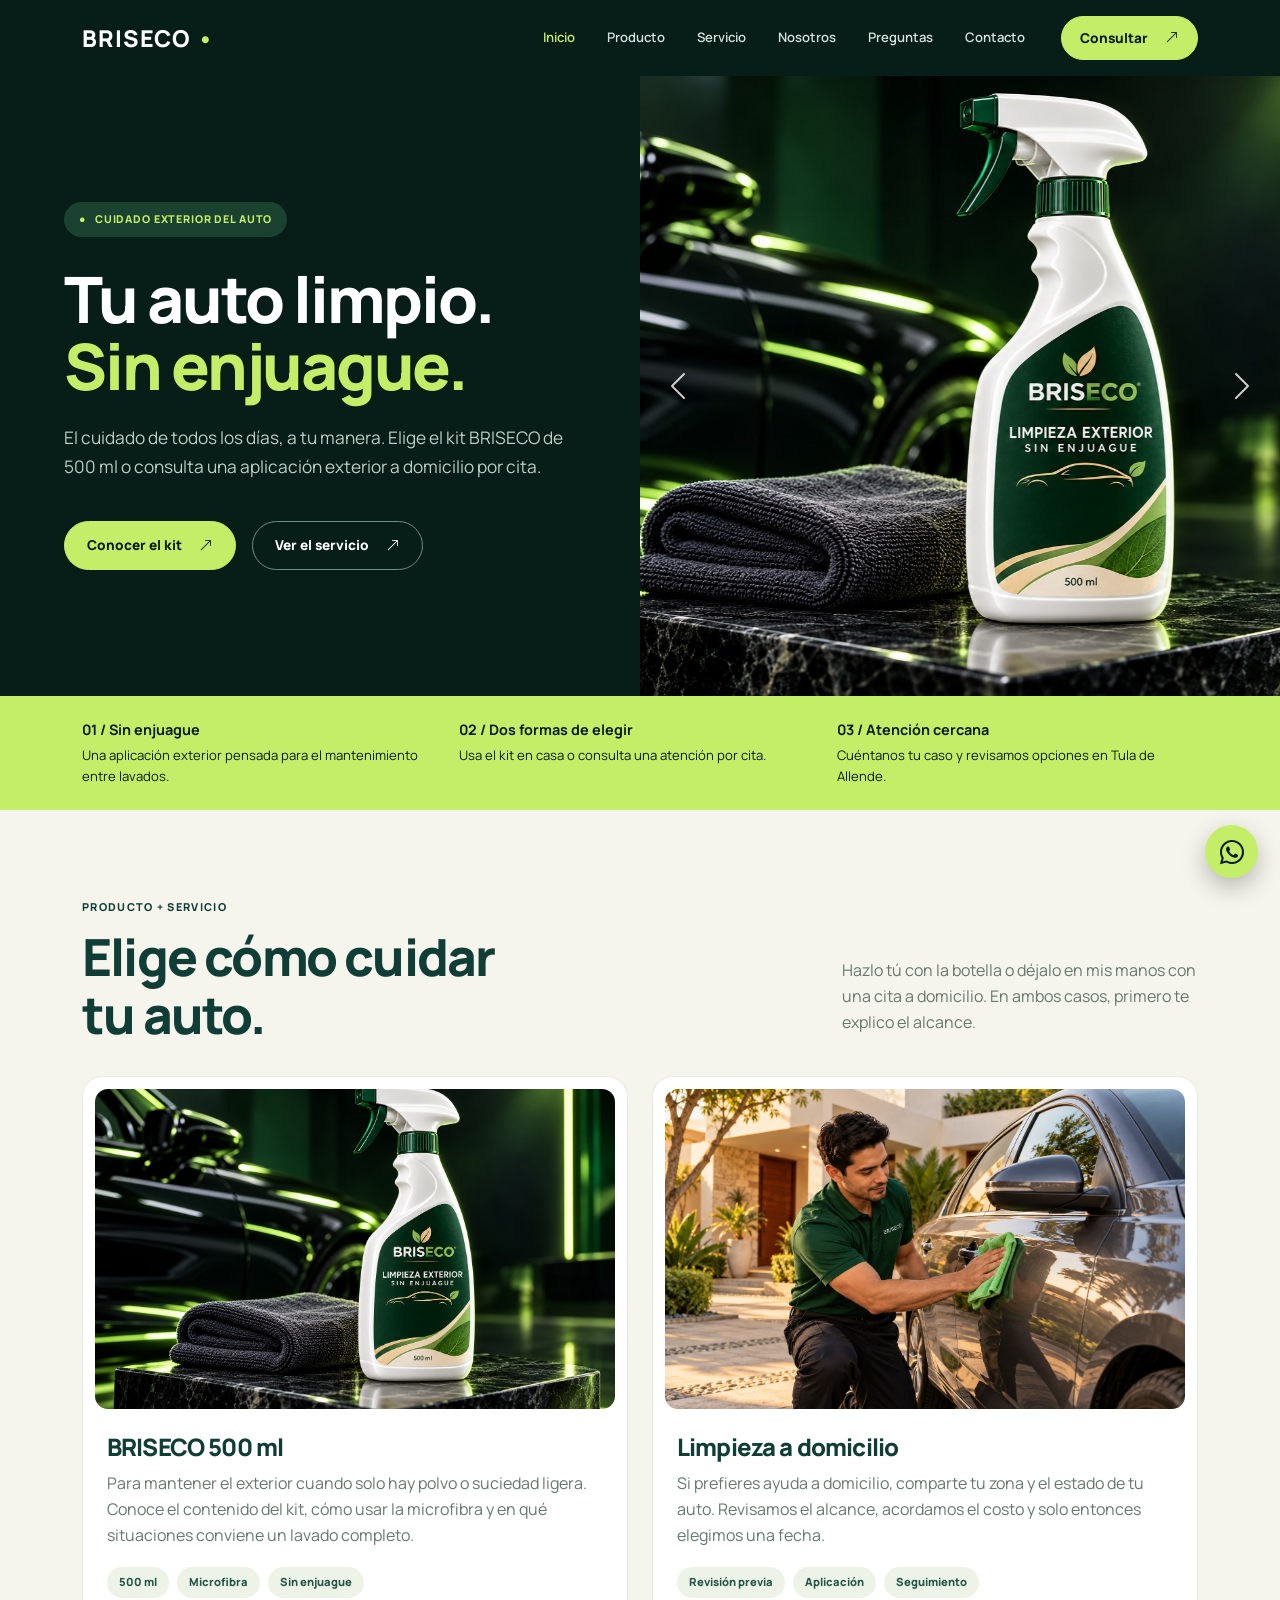
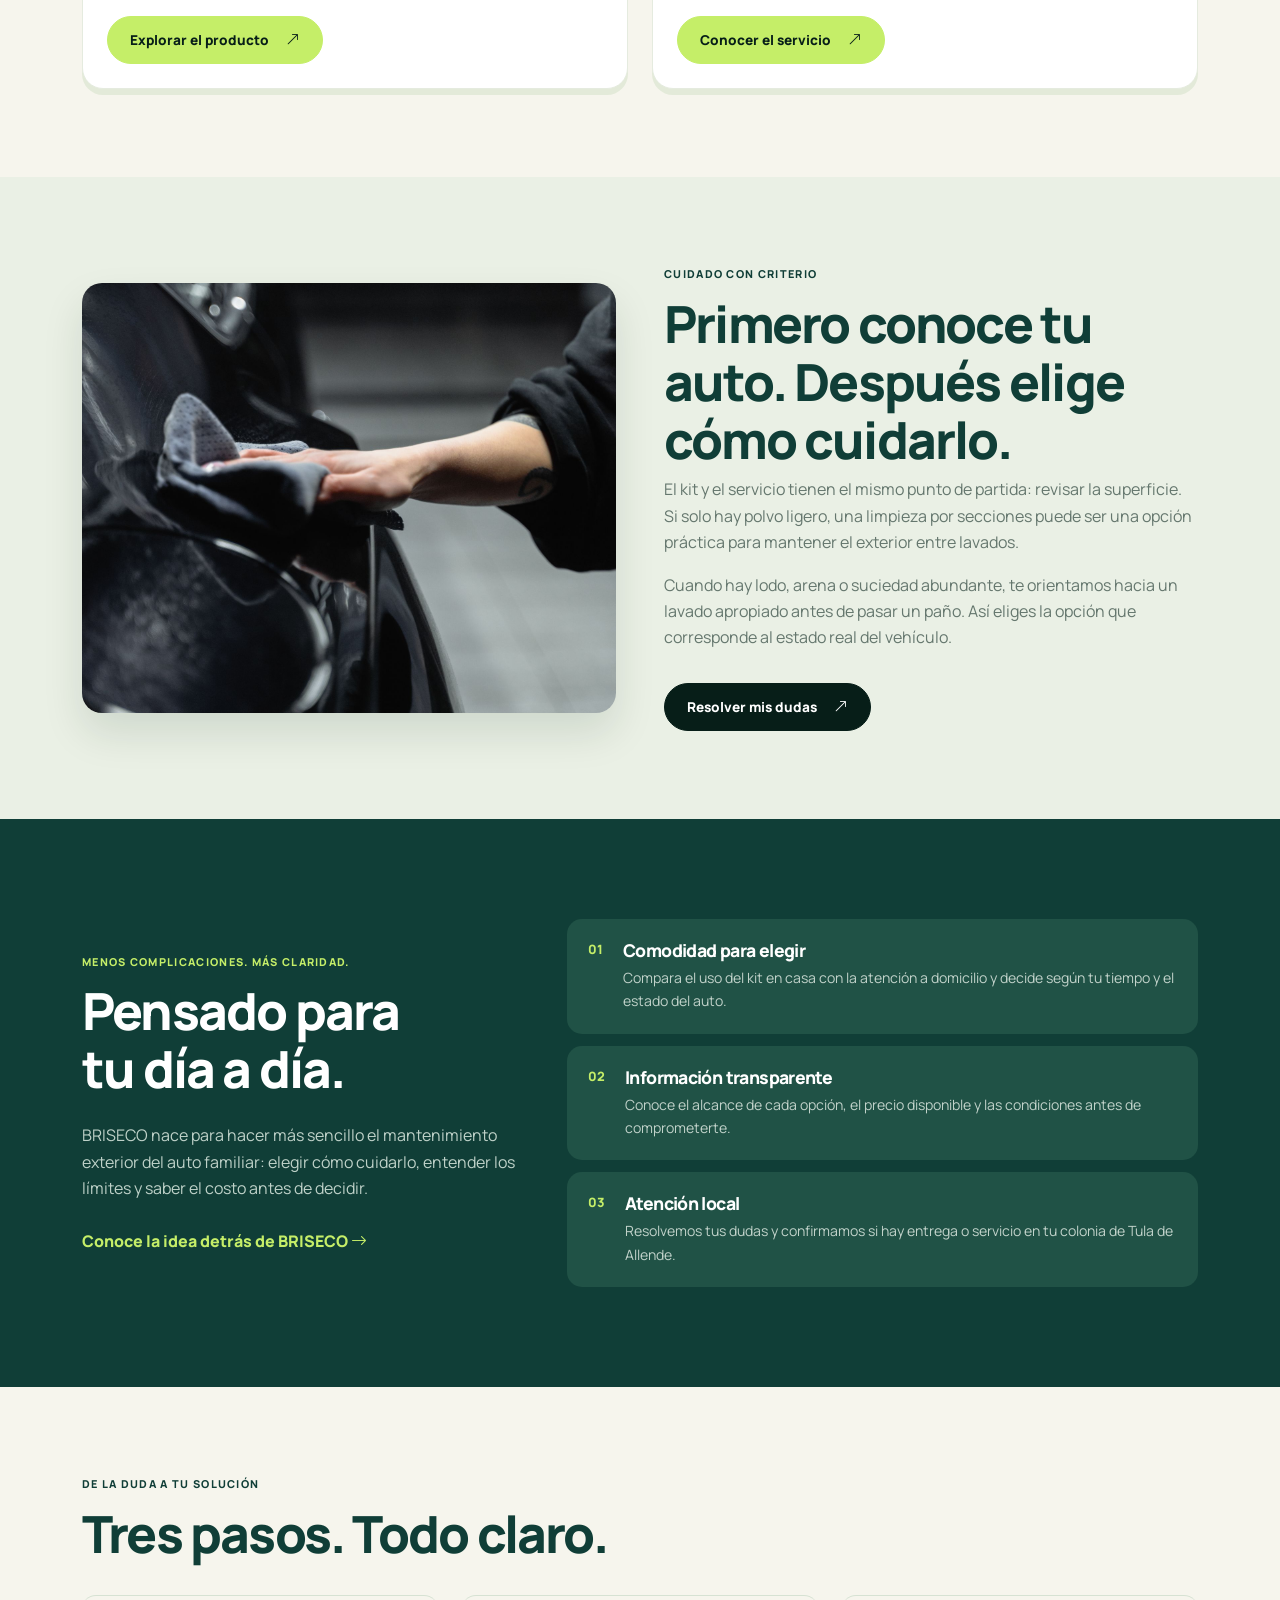
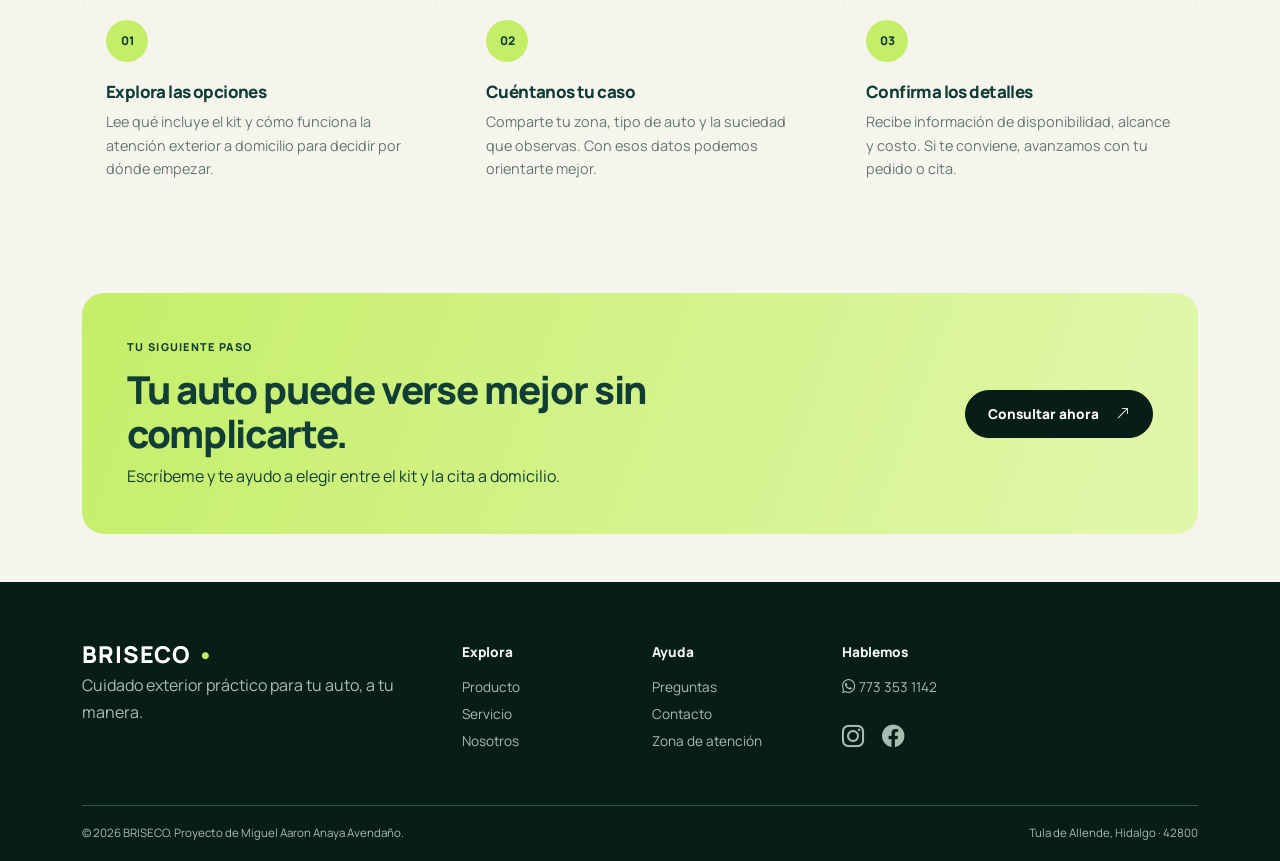
<file: index.html>
<!DOCTYPE html>
<html lang="es">
<head>
    <meta charset="UTF-8">
    <meta name="viewport" content="width=device-width, initial-scale=1.0">
    <meta name="description" content="BRISECO: kit de limpieza exterior sin enjuague y servicio a domicilio por cita en Tula de Allende. Consulta disponibilidad.">
    <title>BRISECO | Tu auto limpio, sin enjuague</title>
    <link rel="preconnect" href="https://fonts.googleapis.com">
    <link rel="preconnect" href="https://fonts.gstatic.com" crossorigin>
    <link href="https://fonts.googleapis.com/css2?family=Manrope:wght@400;500;600;700;800&display=swap" rel="stylesheet">
    <link href="https://cdn.jsdelivr.net/npm/bootstrap@5.3.8/dist/css/bootstrap.min.css" rel="stylesheet" integrity="sha384-sRIl4kxILFvY47J16cr9ZwB07vP4J8+LH7qKQnuqkuIAvNWLzeN8tE5YBujZqJLB" crossorigin="anonymous">
    <link href="https://cdn.jsdelivr.net/npm/bootstrap-icons@1.13.2/font/bootstrap-icons.min.css" rel="stylesheet">
    <link href="style.css" rel="stylesheet">
</head>
<body>
    <header class="site-header">
        <nav class="navbar navbar-expand-lg" aria-label="Menú principal">
            <div class="container">
                <a class="navbar-brand marca" href="index.html">BRISECO<span>•</span></a>
                <button class="navbar-toggler menu-toggle" type="button" data-bs-toggle="collapse" data-bs-target="#menuPrincipal" aria-controls="menuPrincipal" aria-expanded="false" aria-label="Abrir menú">
                    <i class="bi bi-list" aria-hidden="true"></i>
                </button>
                <div class="collapse navbar-collapse" id="menuPrincipal">
                    <ul class="navbar-nav ms-auto align-items-lg-center">
                        <li class="nav-item"><a class="nav-link active" aria-current="page" href="index.html">Inicio</a></li>
                        <li class="nav-item"><a class="nav-link" href="producto.html">Producto</a></li>
                        <li class="nav-item"><a class="nav-link" href="servicio.html">Servicio</a></li>
                        <li class="nav-item"><a class="nav-link" href="nosotros.html">Nosotros</a></li>
                        <li class="nav-item"><a class="nav-link" href="preguntas.html">Preguntas</a></li>
                        <li class="nav-item"><a class="nav-link" href="contacto.html">Contacto</a></li>
                        <li class="nav-item"><a class="btn btn-lima nav-boton" href="contacto.html#formulario">Consultar <i class="bi bi-arrow-up-right" aria-hidden="true"></i></a></li>
                    </ul>
                </div>
            </div>
        </nav>
    </header>

    <main>
        <section class="hero-home">
            <div class="container-fluid p-0">
                <div class="row g-0 align-items-stretch">
                    <div class="col-lg-6 hero-copy d-flex flex-column justify-content-center">
                        <span class="pill pill-dark">● &nbsp; CUIDADO EXTERIOR DEL AUTO</span>
                        <h1>Tu auto limpio.<br><span>Sin enjuague.</span></h1>
                        <p class="hero-lead">El cuidado de todos los días, a tu manera. Elige el kit BRISECO de 500 ml o consulta una aplicación exterior a domicilio por cita.</p>
                        <div class="d-flex flex-wrap gap-3 mt-4">
                            <a class="btn btn-lima" href="producto.html">Conocer el kit <i class="bi bi-arrow-up-right" aria-hidden="true"></i></a>
                            <a class="btn btn-outline-briseco" href="servicio.html">Ver el servicio <i class="bi bi-arrow-up-right" aria-hidden="true"></i></a>
                        </div>
                    </div>
                    <div class="col-lg-6 hero-visual">
                        <div id="carruselBriseco" class="carousel slide carousel-fade" data-bs-ride="carousel" data-bs-interval="4500">
                            <div class="carousel-inner">
                                <div class="carousel-item active">
                                    <img src="img/kit-briseco.jpg" alt="Botella BRISECO con paño de microfibra">
                                </div>
                                <div class="carousel-item">
                                    <img src="img/servicio-domicilio.jpg" alt="Cuidado exterior de un auto a domicilio">
                                </div>
                                <div class="carousel-item">
                                    <img src="img/detalle-microfibra.jpg" alt="Paño de microfibra sobre un automóvil">
                                </div>
                            </div>
                            <button class="carousel-control-prev" type="button" data-bs-target="#carruselBriseco" data-bs-slide="prev">
                                <span class="carousel-control-prev-icon" aria-hidden="true"></span>
                                <span class="visually-hidden">Imagen anterior</span>
                            </button>
                            <button class="carousel-control-next" type="button" data-bs-target="#carruselBriseco" data-bs-slide="next">
                                <span class="carousel-control-next-icon" aria-hidden="true"></span>
                                <span class="visually-hidden">Imagen siguiente</span>
                            </button>
                        </div>
                    </div>
                </div>
            </div>
        </section>

        <section class="quick-strip" aria-label="Lo esencial de BRISECO">
            <div class="container">
                <div class="row g-3">
                    <div class="col-md-4"><p><strong>01 / Sin enjuague</strong><span>Una aplicación exterior pensada para el mantenimiento entre lavados.</span></p></div>
                    <div class="col-md-4"><p><strong>02 / Dos formas de elegir</strong><span>Usa el kit en casa o consulta una atención por cita.</span></p></div>
                    <div class="col-md-4"><p><strong>03 / Atención cercana</strong><span>Cuéntanos tu caso y revisamos opciones en Tula de Allende.</span></p></div>
                </div>
            </div>
        </section>

        <section class="section-space" id="opciones">
            <div class="container">
                <div class="row align-items-end mb-4">
                    <div class="col-lg-8"><p class="eyebrow">PRODUCTO + SERVICIO</p><h2>Elige cómo cuidar<br>tu auto.</h2></div>
                    <div class="col-lg-4"><p class="section-intro">Hazlo tú con la botella o déjalo en mis manos con una cita a domicilio. En ambos casos, primero te explico el alcance.</p></div>
                </div>
                <div class="row g-4">
                    <div class="col-md-6">
                        <article class="offer-card h-100">
                            <div class="offer-photo"><img src="img/kit-briseco.jpg" alt="Propuesta visual de botella BRISECO y paño de microfibra" loading="lazy"></div>
                            <div class="offer-content">
                                <h3>BRISECO 500 ml</h3>
                                <p>Para mantener el exterior cuando solo hay polvo o suciedad ligera. Conoce el contenido del kit, cómo usar la microfibra y en qué situaciones conviene un lavado completo.</p>
                                <div class="chip-row"><span>500 ml</span><span>Microfibra</span><span>Sin enjuague</span></div>
                                <a class="btn btn-lima" href="producto.html">Explorar el producto <i class="bi bi-arrow-up-right" aria-hidden="true"></i></a>
                            </div>
                        </article>
                    </div>
                    <div class="col-md-6">
                        <article class="offer-card h-100">
                            <div class="offer-photo"><img src="img/servicio-domicilio.jpg" alt="Representación del servicio exterior a domicilio de BRISECO" loading="lazy"></div>
                            <div class="offer-content">
                                <h3>Limpieza a domicilio</h3>
                                <p>Si prefieres ayuda a domicilio, comparte tu zona y el estado de tu auto. Revisamos el alcance, acordamos el costo y solo entonces elegimos una fecha.</p>
                                <div class="chip-row"><span>Revisión previa</span><span>Aplicación</span><span>Seguimiento</span></div>
                                <a class="btn btn-lima" href="servicio.html">Conocer el servicio <i class="bi bi-arrow-up-right" aria-hidden="true"></i></a>
                            </div>
                        </article>
                    </div>
                </div>
            </div>
        </section>

        <section class="section-space soft-section">
            <div class="container">
                <div class="row g-5 align-items-center">
                    <div class="col-lg-6">
                        <div class="photo-frame">
                            <img src="img/foto-microfibra.jpg" alt="Persona limpiando cuidadosamente el exterior de un auto" loading="lazy">
                        </div>
                    </div>
                    <div class="col-lg-6">
                        <p class="eyebrow">CUIDADO CON CRITERIO</p>
                        <h2>Primero conoce tu auto. Después elige cómo cuidarlo.</h2>
                        <p class="subtle-text">El kit y el servicio tienen el mismo punto de partida: revisar la superficie. Si solo hay polvo ligero, una limpieza por secciones puede ser una opción práctica para mantener el exterior entre lavados.</p>
                        <p class="subtle-text">Cuando hay lodo, arena o suciedad abundante, te orientamos hacia un lavado apropiado antes de pasar un paño. Así eliges la opción que corresponde al estado real del vehículo.</p>
                        <a class="btn btn-dark-green mt-3" href="preguntas.html">Resolver mis dudas <i class="bi bi-arrow-up-right" aria-hidden="true"></i></a>
                    </div>
                </div>
            </div>
        </section>

        <section class="dark-section section-space">
            <div class="container">
                <div class="row g-5 align-items-center">
                    <div class="col-lg-5">
                        <p class="eyebrow light-text">MENOS COMPLICACIONES. MÁS CLARIDAD.</p>
                        <h2>Pensado para<br>tu día a día.</h2>
                        <p class="muted-light">BRISECO nace para hacer más sencillo el mantenimiento exterior del auto familiar: elegir cómo cuidarlo, entender los límites y saber el costo antes de decidir.</p>
                        <a class="text-link-light" href="nosotros.html">Conoce la idea detrás de BRISECO <i class="bi bi-arrow-right" aria-hidden="true"></i></a>
                    </div>
                    <div class="col-lg-7">
                        <div class="benefit-item"><span>01</span><div><h3>Comodidad para elegir</h3><p>Compara el uso del kit en casa con la atención a domicilio y decide según tu tiempo y el estado del auto.</p></div></div>
                        <div class="benefit-item"><span>02</span><div><h3>Información transparente</h3><p>Conoce el alcance de cada opción, el precio disponible y las condiciones antes de comprometerte.</p></div></div>
                        <div class="benefit-item"><span>03</span><div><h3>Atención local</h3><p>Resolvemos tus dudas y confirmamos si hay entrega o servicio en tu colonia de Tula de Allende.</p></div></div>
                    </div>
                </div>
            </div>
        </section>

        <section class="section-space">
            <div class="container">
                <p class="eyebrow">DE LA DUDA A TU SOLUCIÓN</p>
                <h2>Tres pasos. Todo claro.</h2>
                <div class="row g-4 mt-2">
                    <div class="col-md-4"><div class="step-card"><span class="step-number">01</span><h3>Explora las opciones</h3><p>Lee qué incluye el kit y cómo funciona la atención exterior a domicilio para decidir por dónde empezar.</p></div></div>
                    <div class="col-md-4"><div class="step-card"><span class="step-number">02</span><h3>Cuéntanos tu caso</h3><p>Comparte tu zona, tipo de auto y la suciedad que observas. Con esos datos podemos orientarte mejor.</p></div></div>
                    <div class="col-md-4"><div class="step-card"><span class="step-number">03</span><h3>Confirma los detalles</h3><p>Recibe información de disponibilidad, alcance y costo. Si te conviene, avanzamos con tu pedido o cita.</p></div></div>
                </div>
            </div>
        </section>

        <section class="container pb-5">
            <div class="cta-panel d-flex flex-column flex-lg-row align-items-lg-center justify-content-between">
                <div><p class="eyebrow">TU SIGUIENTE PASO</p><h2>Tu auto puede verse mejor sin complicarte.</h2><p>Escríbeme y te ayudo a elegir entre el kit y la cita a domicilio.</p></div>
                <a class="btn btn-dark-green" href="contacto.html">Consultar ahora <i class="bi bi-arrow-up-right" aria-hidden="true"></i></a>
            </div>
        </section>
    </main>

    <footer class="site-footer">
        <div class="container">
            <div class="row g-4">
                <div class="col-lg-4"><a class="footer-brand" href="index.html">BRISECO<span>•</span></a><p>Cuidado exterior práctico para tu auto, a tu manera.</p></div>
                <div class="col-6 col-lg-2"><h2>Explora</h2><a href="producto.html">Producto</a><a href="servicio.html">Servicio</a><a href="nosotros.html">Nosotros</a></div>
                <div class="col-6 col-lg-2"><h2>Ayuda</h2><a href="preguntas.html">Preguntas</a><a href="contacto.html">Contacto</a><a href="contacto.html#ubicacion">Zona de atención</a></div>
                <div class="col-lg-4"><h2>Hablemos</h2><a href="https://wa.me/527733531142" target="_blank" rel="noopener noreferrer"><i class="bi bi-whatsapp" aria-hidden="true"></i> 773 353 1142</a><div class="social-links"><a href="https://www.instagram.com/briseco.mx/" target="_blank" rel="noopener noreferrer" aria-label="Instagram de BRISECO"><i class="bi bi-instagram" aria-hidden="true"></i></a><a href="https://www.facebook.com/share/19xxkoG2mr/" target="_blank" rel="noopener noreferrer" aria-label="Facebook de BRISECO"><i class="bi bi-facebook" aria-hidden="true"></i></a></div></div>
            </div>
            <div class="footer-bottom d-flex flex-column flex-md-row justify-content-between"><span>© 2026 BRISECO. Proyecto de Miguel Aaron Anaya Avendaño.</span><span>Tula de Allende, Hidalgo · 42800</span></div>
        </div>
    </footer>
    <a class="floating-whatsapp" href="https://wa.me/527733531142" target="_blank" rel="noopener noreferrer" aria-label="Consultar BRISECO por WhatsApp"><i class="bi bi-whatsapp" aria-hidden="true"></i></a>
    <script src="https://cdn.jsdelivr.net/npm/bootstrap@5.3.8/dist/js/bootstrap.bundle.min.js" integrity="sha384-FKyoEForCGlyvwx9Hj09JcYn3nv7wiPVlz7YYwJrWVcXK/BmnVDxM+D2scQbITxI" crossorigin="anonymous"></script>
    <script src="funtion.js"></script>
</body>
</html>
</file>
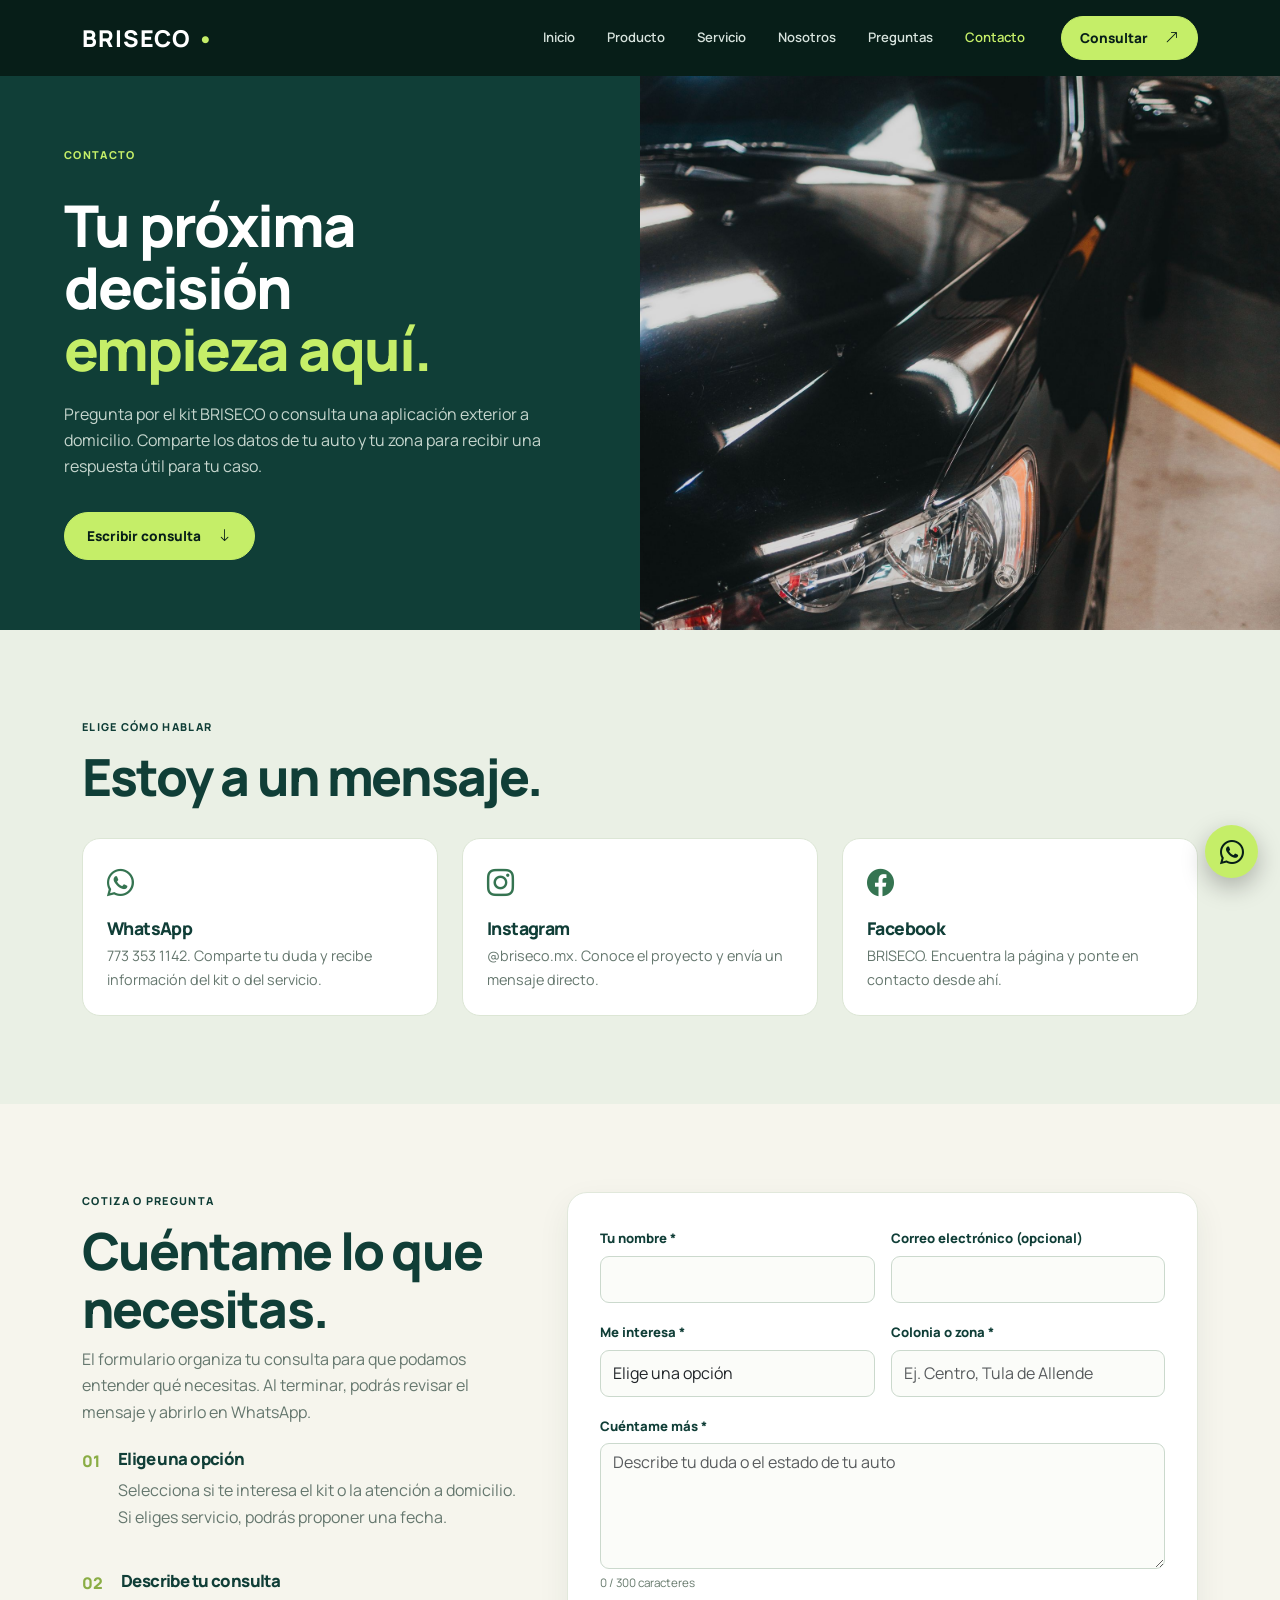
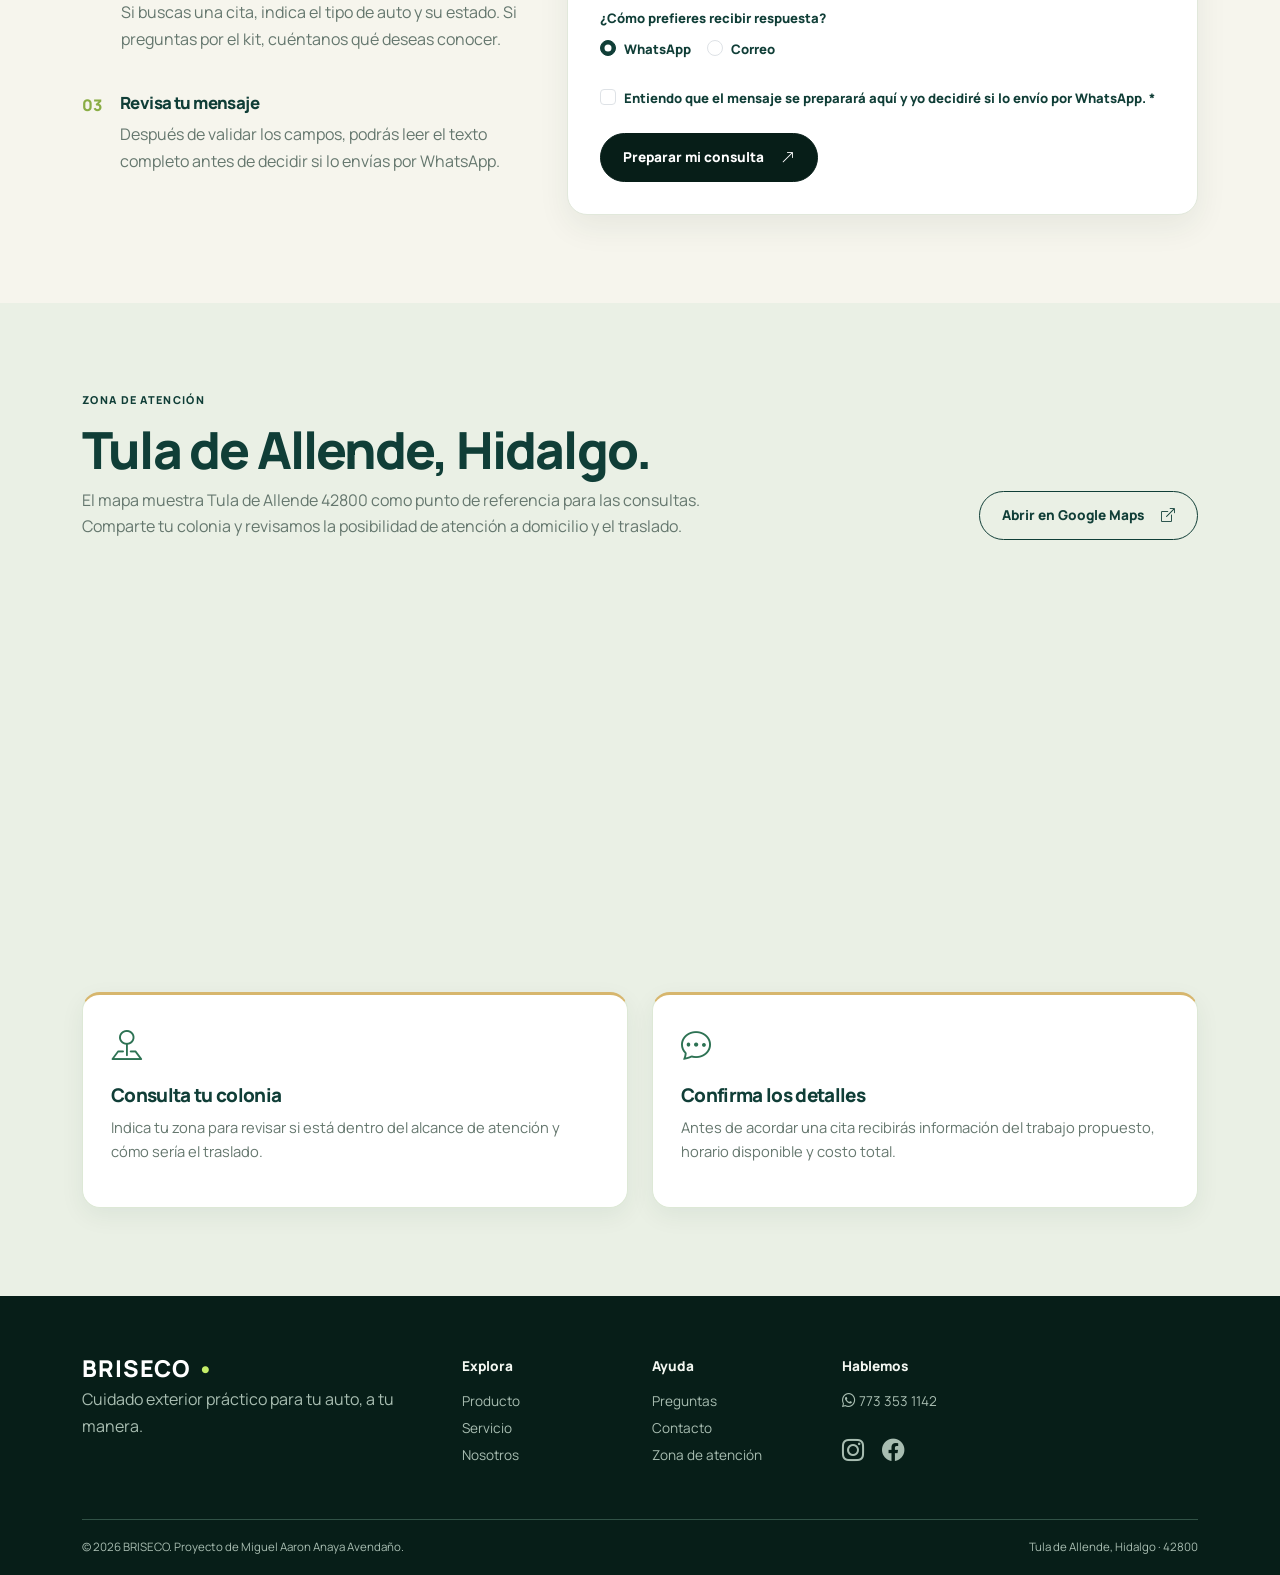
<file: contacto.html>
<!DOCTYPE html>
<html lang="es">
<head>
    <meta charset="UTF-8">
    <meta name="viewport" content="width=device-width, initial-scale=1.0">
    <meta name="description" content="Contacta BRISECO por WhatsApp, Instagram o Facebook y consulta producto o servicio en Tula de Allende.">
    <title>Contacto | BRISECO</title>
    <link rel="preconnect" href="https://fonts.googleapis.com">
    <link rel="preconnect" href="https://fonts.gstatic.com" crossorigin>
    <link href="https://fonts.googleapis.com/css2?family=Manrope:wght@400;500;600;700;800&display=swap" rel="stylesheet">
    <link href="https://cdn.jsdelivr.net/npm/bootstrap@5.3.8/dist/css/bootstrap.min.css" rel="stylesheet" integrity="sha384-sRIl4kxILFvY47J16cr9ZwB07vP4J8+LH7qKQnuqkuIAvNWLzeN8tE5YBujZqJLB" crossorigin="anonymous">
    <link href="https://cdn.jsdelivr.net/npm/bootstrap-icons@1.13.2/font/bootstrap-icons.min.css" rel="stylesheet">
    <link href="style.css" rel="stylesheet">
</head>
<body>
    <header class="site-header">
        <nav class="navbar navbar-expand-lg" aria-label="Menú principal">
            <div class="container">
                <a class="navbar-brand marca" href="index.html">BRISECO<span>•</span></a>
                <button class="navbar-toggler menu-toggle" type="button" data-bs-toggle="collapse" data-bs-target="#menuPrincipal" aria-controls="menuPrincipal" aria-expanded="false" aria-label="Abrir menú"><i class="bi bi-list" aria-hidden="true"></i></button>
                <div class="collapse navbar-collapse" id="menuPrincipal">
                    <ul class="navbar-nav ms-auto align-items-lg-center">
                        <li class="nav-item"><a class="nav-link" href="index.html">Inicio</a></li>
                        <li class="nav-item"><a class="nav-link" href="producto.html">Producto</a></li>
                        <li class="nav-item"><a class="nav-link" href="servicio.html">Servicio</a></li>
                        <li class="nav-item"><a class="nav-link" href="nosotros.html">Nosotros</a></li>
                        <li class="nav-item"><a class="nav-link" href="preguntas.html">Preguntas</a></li>
                        <li class="nav-item"><a class="nav-link active" aria-current="page" href="contacto.html">Contacto</a></li>
                        <li class="nav-item"><a class="btn btn-lima nav-boton" href="contacto.html#formulario">Consultar <i class="bi bi-arrow-up-right" aria-hidden="true"></i></a></li>
                    </ul>
                </div>
            </div>
        </nav>
    </header>
    <main>
        <section class="page-hero">
            <div class="container-fluid p-0">
                <div class="row g-0 align-items-stretch">
                    <div class="col-lg-6 page-hero-copy d-flex flex-column justify-content-center">
                        <p class="eyebrow light-text">CONTACTO</p>
                        <h1>Tu próxima decisión<br><span>empieza aquí.</span></h1>
                        <p>Pregunta por el kit BRISECO o consulta una aplicación exterior a domicilio. Comparte los datos de tu auto y tu zona para recibir una respuesta útil para tu caso.</p>
                        <div><a class="btn btn-lima mt-3" href="#formulario">Escribir consulta <i class="bi bi-arrow-down" aria-hidden="true"></i></a></div>
                    </div>
                    <div class="col-lg-6 page-hero-image"><img src="img/foto-auto.jpg" alt="Automóvil oscuro en un garaje"></div>
                </div>
            </div>
        </section>

        <section class="section-space soft-section">
            <div class="container">
                <p class="eyebrow">ELIGE CÓMO HABLAR</p>
                <h2>Estoy a un mensaje.</h2>
                <div class="row g-4 mt-2">
                    <div class="col-md-4"><a class="contact-method" href="https://wa.me/527733531142" target="_blank" rel="noopener noreferrer"><i class="bi bi-whatsapp" aria-hidden="true"></i><h3>WhatsApp</h3><p>773 353 1142. Comparte tu duda y recibe información del kit o del servicio.</p></a></div>
                    <div class="col-md-4"><a class="contact-method" href="https://www.instagram.com/briseco.mx/" target="_blank" rel="noopener noreferrer"><i class="bi bi-instagram" aria-hidden="true"></i><h3>Instagram</h3><p>@briseco.mx. Conoce el proyecto y envía un mensaje directo.</p></a></div>
                    <div class="col-md-4"><a class="contact-method" href="https://www.facebook.com/share/19xxkoG2mr/" target="_blank" rel="noopener noreferrer"><i class="bi bi-facebook" aria-hidden="true"></i><h3>Facebook</h3><p>BRISECO. Encuentra la página y ponte en contacto desde ahí.</p></a></div>
                </div>
            </div>
        </section>

        <section class="section-space">
            <div class="container">
                <div class="row g-5">
                    <div class="col-lg-5">
                        <p class="eyebrow">COTIZA O PREGUNTA</p>
                        <h2>Cuéntame lo que necesitas.</h2>
                        <p class="subtle-text">El formulario organiza tu consulta para que podamos entender qué necesitas. Al terminar, podrás revisar el mensaje y abrirlo en WhatsApp.</p>
                        <div class="numbered-list mt-4"><span>01</span><div><h3>Elige una opción</h3><p>Selecciona si te interesa el kit o la atención a domicilio. Si eliges servicio, podrás proponer una fecha.</p></div></div>
                        <div class="numbered-list"><span>02</span><div><h3>Describe tu consulta</h3><p>Si buscas una cita, indica el tipo de auto y su estado. Si preguntas por el kit, cuéntanos qué deseas conocer.</p></div></div>
                        <div class="numbered-list"><span>03</span><div><h3>Revisa tu mensaje</h3><p>Después de validar los campos, podrás leer el texto completo antes de decidir si lo envías por WhatsApp.</p></div></div>
                    </div>
                    <div class="col-lg-7">
                        <div class="form-card">
                            <form id="formulario" novalidate>
                                <div class="row g-3">
                                    <div class="col-sm-6"><label for="nombre">Tu nombre *</label><input class="form-control" type="text" id="nombre" name="nombre" minlength="2" maxlength="60" autocomplete="name" required></div>
                                    <div class="col-sm-6"><label for="correo">Correo electrónico (opcional)</label><input class="form-control" type="email" id="correo" name="correo" autocomplete="email"></div>
                                    <div class="col-sm-6"><label for="interes">Me interesa *</label><select class="form-select" id="interes" name="interes" required><option value="" selected>Elige una opción</option><option value="producto">El kit BRISECO de 500 ml</option><option value="servicio">El servicio a domicilio</option></select></div>
                                    <div class="col-sm-6 d-none" id="autoBox"><label for="auto">Tipo de auto *</label><select class="form-select" id="auto" name="auto"><option value="" selected>Elige una opción</option><option value="Compacto">Compacto</option><option value="Sedán">Sedán</option><option value="SUV o camioneta">SUV o camioneta</option><option value="Otro vehículo">Otro vehículo</option></select></div>
                                    <div class="col-sm-6"><label for="zona">Colonia o zona *</label><input class="form-control" type="text" id="zona" name="zona" maxlength="80" placeholder="Ej. Centro, Tula de Allende" required></div>
                                    <div class="col-sm-6 d-none" id="fechaBox"><label for="fecha">Fecha que te gustaría consultar</label><input class="form-control" type="date" id="fecha" name="fecha"></div>
                                    <div class="col-12"><label for="mensaje">Cuéntame más *</label><textarea class="form-control" id="mensaje" name="mensaje" minlength="10" maxlength="300" placeholder="Describe tu duda o el estado de tu auto" required></textarea><small class="form-help" id="contador">0 / 300 caracteres</small></div>
                                    <div class="col-12"><fieldset><legend>¿Cómo prefieres recibir respuesta?</legend><div class="form-check form-check-inline"><input class="form-check-input" type="radio" id="porWhatsapp" name="respuestaPreferida" value="WhatsApp" checked><label class="form-check-label" for="porWhatsapp">WhatsApp</label></div><div class="form-check form-check-inline"><input class="form-check-input" type="radio" id="porCorreo" name="respuestaPreferida" value="Correo"><label class="form-check-label" for="porCorreo">Correo</label></div></fieldset></div>
                                    <div class="col-12"><div class="form-check"><input class="form-check-input" type="checkbox" id="confirmacion" required><label class="form-check-label" for="confirmacion">Entiendo que el mensaje se preparará aquí y yo decidiré si lo envío por WhatsApp. *</label></div></div>
                                    <div class="col-12"><button class="btn btn-dark-green" type="submit">Preparar mi consulta <i class="bi bi-arrow-up-right" aria-hidden="true"></i></button></div>
                                </div>
                            </form>
                            <p class="form-error d-none mt-3" id="respuesta" role="alert"></p>
                            <div class="form-result d-none mt-4" id="consultaLista" aria-live="polite">
                                <h3 class="h5">Tu mensaje está listo</h3>
                                <p id="vistaMensaje" class="message-preview"></p>
                                <p>Al abrir WhatsApp podrás revisar el mensaje otra vez y enviarlo cuando estés listo.</p>
                                <a id="enlaceWhatsapp" class="btn btn-dark-green" href="https://wa.me/527733531142" target="_blank" rel="noopener noreferrer">Abrir WhatsApp <i class="bi bi-whatsapp" aria-hidden="true"></i></a>
                            </div>
                        </div>
                    </div>
                </div>
            </div>
        </section>

        <section class="section-space soft-section" id="ubicacion">
            <div class="container">
                <div class="row g-4 align-items-end">
                    <div class="col-lg-7"><p class="eyebrow">ZONA DE ATENCIÓN</p><h2>Tula de Allende, Hidalgo.</h2><p class="subtle-text">El mapa muestra Tula de Allende 42800 como punto de referencia para las consultas. Comparte tu colonia y revisamos la posibilidad de atención a domicilio y el traslado.</p></div>
                    <div class="col-lg-5 text-lg-end"><a class="btn btn-outline-briseco mb-3" href="https://www.google.com/maps/search/?api=1&amp;query=Tula+de+Allende+Hidalgo+42800" target="_blank" rel="noopener noreferrer">Abrir en Google Maps <i class="bi bi-box-arrow-up-right" aria-hidden="true"></i></a></div>
                </div>
                <iframe class="map-frame" title="Mapa de Google Maps de Tula de Allende, Hidalgo 42800" src="https://www.google.com/maps?q=Tula+de+Allende%2C+Hidalgo+42800&amp;output=embed" loading="lazy" referrerpolicy="no-referrer-when-downgrade" allowfullscreen></iframe>
                <div class="row g-4 mt-3">
                    <div class="col-md-6"><div class="info-card"><i class="bi bi-pin-map" aria-hidden="true"></i><h3>Consulta tu colonia</h3><p>Indica tu zona para revisar si está dentro del alcance de atención y cómo sería el traslado.</p></div></div>
                    <div class="col-md-6"><div class="info-card"><i class="bi bi-chat-dots" aria-hidden="true"></i><h3>Confirma los detalles</h3><p>Antes de acordar una cita recibirás información del trabajo propuesto, horario disponible y costo total.</p></div></div>
                </div>
            </div>
        </section>
    </main>
    <footer class="site-footer">
        <div class="container">
            <div class="row g-4">
                <div class="col-lg-4"><a class="footer-brand" href="index.html">BRISECO<span>•</span></a><p>Cuidado exterior práctico para tu auto, a tu manera.</p></div>
                <div class="col-6 col-lg-2"><h2>Explora</h2><a href="producto.html">Producto</a><a href="servicio.html">Servicio</a><a href="nosotros.html">Nosotros</a></div>
                <div class="col-6 col-lg-2"><h2>Ayuda</h2><a href="preguntas.html">Preguntas</a><a href="contacto.html">Contacto</a><a href="contacto.html#ubicacion">Zona de atención</a></div>
                <div class="col-lg-4"><h2>Hablemos</h2><a href="https://wa.me/527733531142" target="_blank" rel="noopener noreferrer"><i class="bi bi-whatsapp" aria-hidden="true"></i> 773 353 1142</a><div class="social-links"><a href="https://www.instagram.com/briseco.mx/" target="_blank" rel="noopener noreferrer" aria-label="Instagram de BRISECO"><i class="bi bi-instagram" aria-hidden="true"></i></a><a href="https://www.facebook.com/share/19xxkoG2mr/" target="_blank" rel="noopener noreferrer" aria-label="Facebook de BRISECO"><i class="bi bi-facebook" aria-hidden="true"></i></a></div></div>
            </div>
            <div class="footer-bottom d-flex flex-column flex-md-row justify-content-between"><span>© 2026 BRISECO. Proyecto de Miguel Aaron Anaya Avendaño.</span><span>Tula de Allende, Hidalgo · 42800</span></div>
        </div>
    </footer>
    <a class="floating-whatsapp" href="https://wa.me/527733531142" target="_blank" rel="noopener noreferrer" aria-label="Consultar BRISECO por WhatsApp"><i class="bi bi-whatsapp" aria-hidden="true"></i></a>
    <script src="https://cdn.jsdelivr.net/npm/bootstrap@5.3.8/dist/js/bootstrap.bundle.min.js" integrity="sha384-FKyoEForCGlyvwx9Hj09JcYn3nv7wiPVlz7YYwJrWVcXK/BmnVDxM+D2scQbITxI" crossorigin="anonymous"></script>
    <script src="funtion.js"></script>
</body>
</html>
</file>
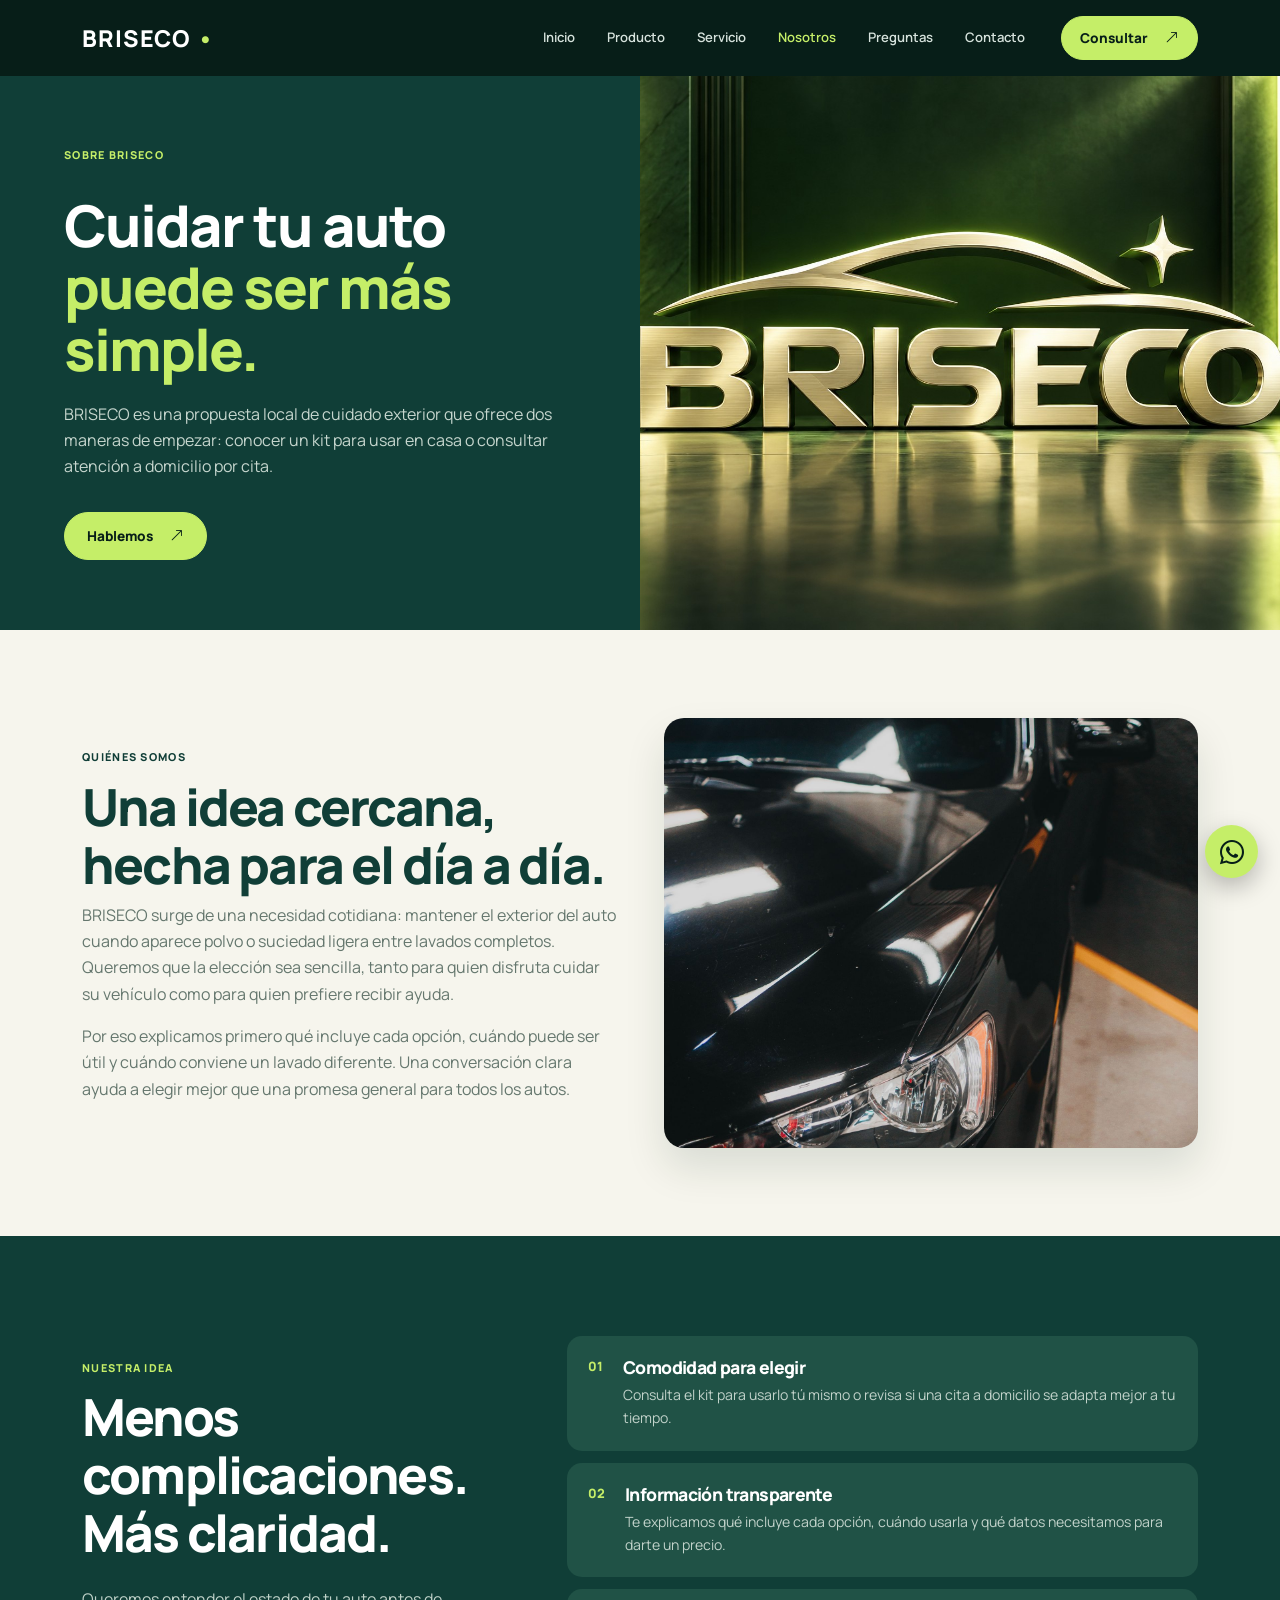
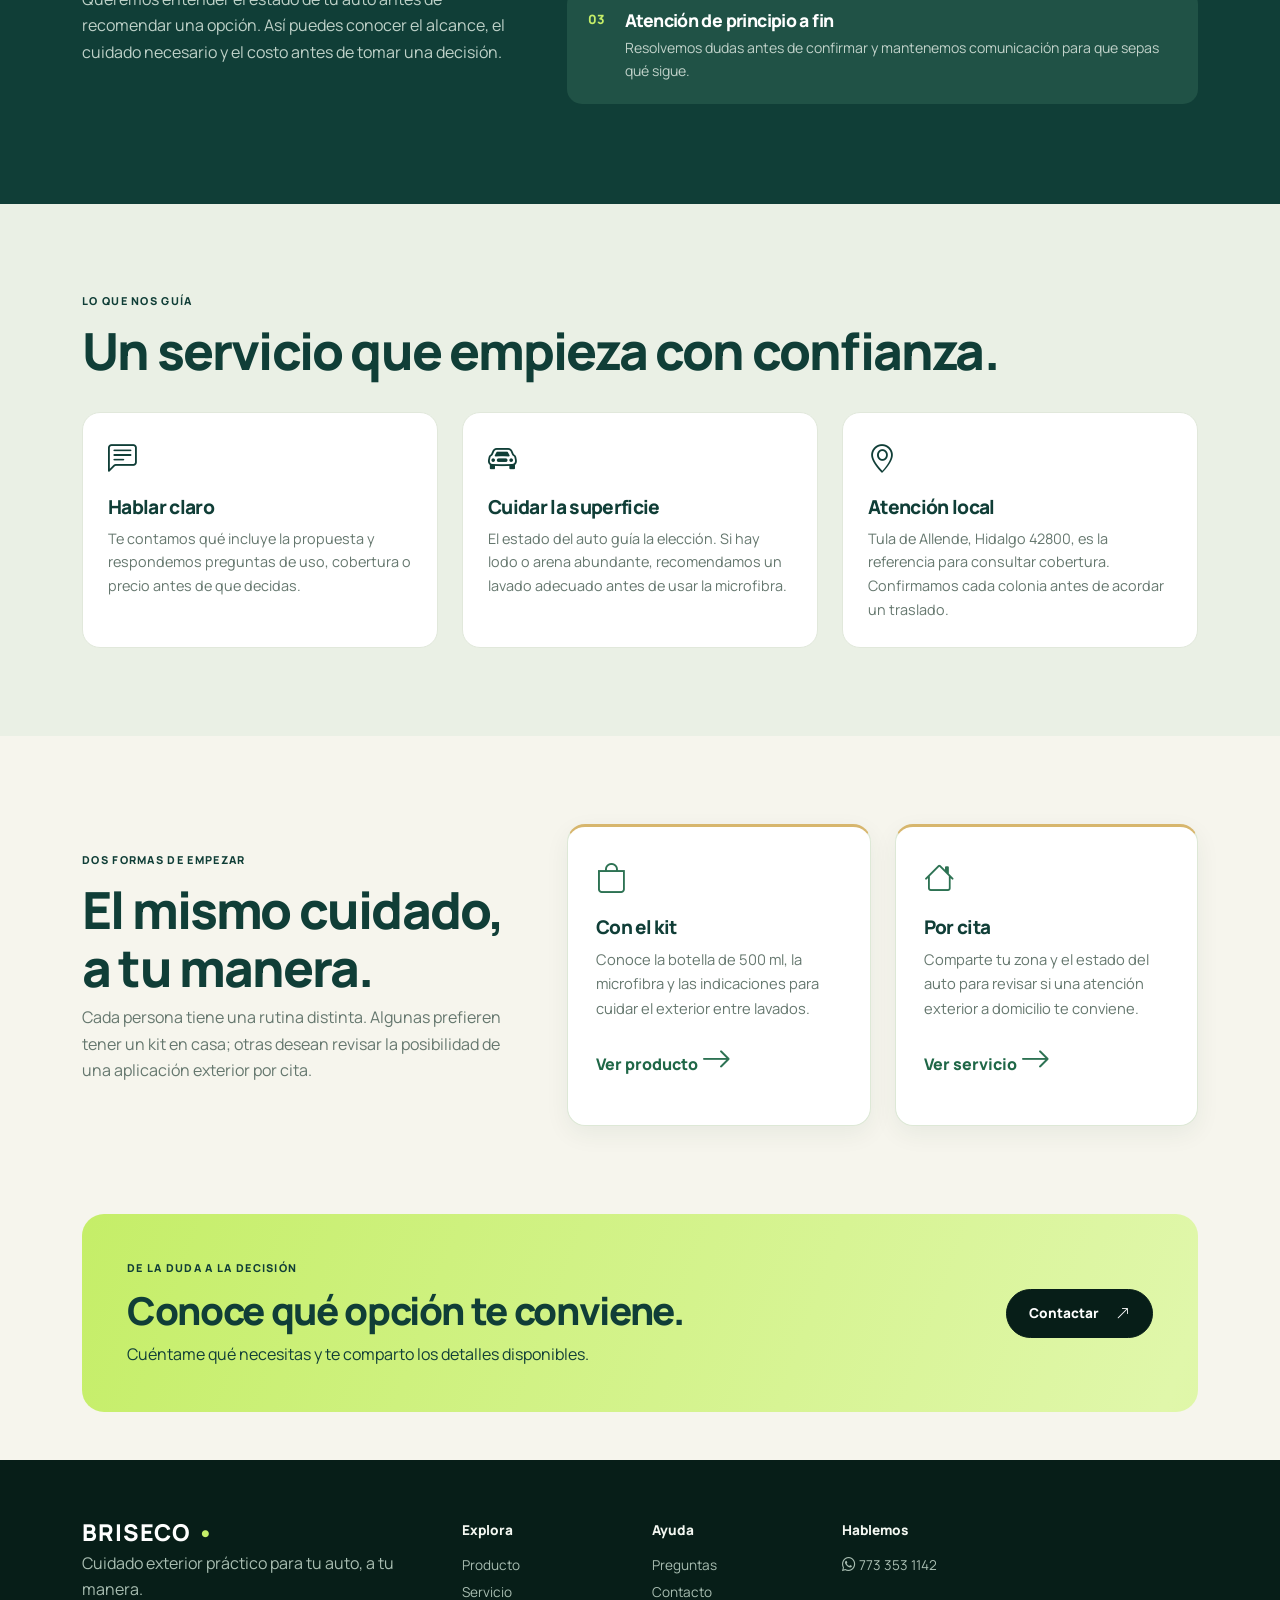
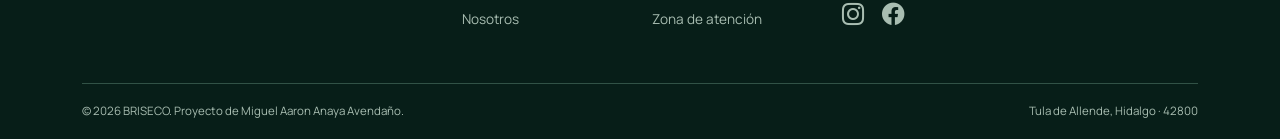
<file: nosotros.html>
<!DOCTYPE html>
<html lang="es">
<head>
    <meta charset="UTF-8">
    <meta name="viewport" content="width=device-width, initial-scale=1.0">
    <meta name="description" content="Conoce el propósito de BRISECO, propuesta local de cuidado exterior de autos en Tula de Allende.">
    <title>Nosotros | BRISECO</title>
    <link rel="preconnect" href="https://fonts.googleapis.com">
    <link rel="preconnect" href="https://fonts.gstatic.com" crossorigin>
    <link href="https://fonts.googleapis.com/css2?family=Manrope:wght@400;500;600;700;800&display=swap" rel="stylesheet">
    <link href="https://cdn.jsdelivr.net/npm/bootstrap@5.3.8/dist/css/bootstrap.min.css" rel="stylesheet" integrity="sha384-sRIl4kxILFvY47J16cr9ZwB07vP4J8+LH7qKQnuqkuIAvNWLzeN8tE5YBujZqJLB" crossorigin="anonymous">
    <link href="https://cdn.jsdelivr.net/npm/bootstrap-icons@1.13.2/font/bootstrap-icons.min.css" rel="stylesheet">
    <link href="style.css" rel="stylesheet">
</head>
<body>
    <header class="site-header">
        <nav class="navbar navbar-expand-lg" aria-label="Menú principal">
            <div class="container">
                <a class="navbar-brand marca" href="index.html">BRISECO<span>•</span></a>
                <button class="navbar-toggler menu-toggle" type="button" data-bs-toggle="collapse" data-bs-target="#menuPrincipal" aria-controls="menuPrincipal" aria-expanded="false" aria-label="Abrir menú"><i class="bi bi-list" aria-hidden="true"></i></button>
                <div class="collapse navbar-collapse" id="menuPrincipal">
                    <ul class="navbar-nav ms-auto align-items-lg-center">
                        <li class="nav-item"><a class="nav-link" href="index.html">Inicio</a></li>
                        <li class="nav-item"><a class="nav-link" href="producto.html">Producto</a></li>
                        <li class="nav-item"><a class="nav-link" href="servicio.html">Servicio</a></li>
                        <li class="nav-item"><a class="nav-link active" aria-current="page" href="nosotros.html">Nosotros</a></li>
                        <li class="nav-item"><a class="nav-link" href="preguntas.html">Preguntas</a></li>
                        <li class="nav-item"><a class="nav-link" href="contacto.html">Contacto</a></li>
                        <li class="nav-item"><a class="btn btn-lima nav-boton" href="contacto.html#formulario">Consultar <i class="bi bi-arrow-up-right" aria-hidden="true"></i></a></li>
                    </ul>
                </div>
            </div>
        </nav>
    </header>
    <main>
        <section class="page-hero">
            <div class="container-fluid p-0">
                <div class="row g-0 align-items-stretch">
                    <div class="col-lg-6 page-hero-copy d-flex flex-column justify-content-center">
                        <p class="eyebrow light-text">SOBRE BRISECO</p>
                        <h1>Cuidar tu auto<br><span>puede ser más simple.</span></h1>
                        <p>BRISECO es una propuesta local de cuidado exterior que ofrece dos maneras de empezar: conocer un kit para usar en casa o consultar atención a domicilio por cita.</p>
                        <div><a class="btn btn-lima mt-3" href="contacto.html#formulario">Hablemos <i class="bi bi-arrow-up-right" aria-hidden="true"></i></a></div>
                    </div>
                    <div class="col-lg-6 page-hero-image"><img src="img/marca-briseco.jpg" alt="Logotipo dorado de BRISECO"></div>
                </div>
            </div>
        </section>

        <section class="section-space">
            <div class="container">
                <div class="row g-5 align-items-center">
                    <div class="col-lg-6">
                        <p class="eyebrow">QUIÉNES SOMOS</p>
                        <h2>Una idea cercana, hecha para el día a día.</h2>
                        <p class="subtle-text">BRISECO surge de una necesidad cotidiana: mantener el exterior del auto cuando aparece polvo o suciedad ligera entre lavados completos. Queremos que la elección sea sencilla, tanto para quien disfruta cuidar su vehículo como para quien prefiere recibir ayuda.</p>
                        <p class="subtle-text">Por eso explicamos primero qué incluye cada opción, cuándo puede ser útil y cuándo conviene un lavado diferente. Una conversación clara ayuda a elegir mejor que una promesa general para todos los autos.</p>
                    </div>
                    <div class="col-lg-6"><div class="photo-frame"><img src="img/foto-auto.jpg" alt="Automóvil oscuro fotografiado en un garaje" loading="lazy"></div></div>
                </div>
            </div>
        </section>

        <section class="section-space dark-section">
            <div class="container">
                <div class="row g-5 align-items-center">
                    <div class="col-lg-5"><p class="eyebrow light-text">NUESTRA IDEA</p><h2>Menos complicaciones.<br>Más claridad.</h2><p class="muted-light">Queremos entender el estado de tu auto antes de recomendar una opción. Así puedes conocer el alcance, el cuidado necesario y el costo antes de tomar una decisión.</p></div>
                    <div class="col-lg-7">
                        <article class="benefit-item d-flex"><span>01</span><div><h3>Comodidad para elegir</h3><p>Consulta el kit para usarlo tú mismo o revisa si una cita a domicilio se adapta mejor a tu tiempo.</p></div></article>
                        <article class="benefit-item d-flex"><span>02</span><div><h3>Información transparente</h3><p>Te explicamos qué incluye cada opción, cuándo usarla y qué datos necesitamos para darte un precio.</p></div></article>
                        <article class="benefit-item d-flex"><span>03</span><div><h3>Atención de principio a fin</h3><p>Resolvemos dudas antes de confirmar y mantenemos comunicación para que sepas qué sigue.</p></div></article>
                    </div>
                </div>
            </div>
        </section>

        <section class="section-space soft-section">
            <div class="container">
                <p class="eyebrow">LO QUE NOS GUÍA</p>
                <h2>Un servicio que empieza con confianza.</h2>
                <div class="row g-4 mt-2">
                    <div class="col-md-4"><article class="feature-box"><i class="bi bi-chat-left-text" aria-hidden="true"></i><h3>Hablar claro</h3><p>Te contamos qué incluye la propuesta y respondemos preguntas de uso, cobertura o precio antes de que decidas.</p></article></div>
                    <div class="col-md-4"><article class="feature-box"><i class="bi bi-car-front" aria-hidden="true"></i><h3>Cuidar la superficie</h3><p>El estado del auto guía la elección. Si hay lodo o arena abundante, recomendamos un lavado adecuado antes de usar la microfibra.</p></article></div>
                    <div class="col-md-4"><article class="feature-box"><i class="bi bi-geo-alt" aria-hidden="true"></i><h3>Atención local</h3><p>Tula de Allende, Hidalgo 42800, es la referencia para consultar cobertura. Confirmamos cada colonia antes de acordar un traslado.</p></article></div>
                </div>
            </div>
        </section>

        <section class="section-space">
            <div class="container">
                <div class="row g-5 align-items-center">
                    <div class="col-lg-5">
                        <p class="eyebrow">DOS FORMAS DE EMPEZAR</p>
                        <h2>El mismo cuidado, a tu manera.</h2>
                        <p class="subtle-text">Cada persona tiene una rutina distinta. Algunas prefieren tener un kit en casa; otras desean revisar la posibilidad de una aplicación exterior por cita.</p>
                    </div>
                    <div class="col-lg-7">
                        <div class="row g-4">
                            <div class="col-sm-6"><div class="info-card"><i class="bi bi-bag" aria-hidden="true"></i><h3>Con el kit</h3><p>Conoce la botella de 500 ml, la microfibra y las indicaciones para cuidar el exterior entre lavados.</p><a href="producto.html">Ver producto <i class="bi bi-arrow-right" aria-hidden="true"></i></a></div></div>
                            <div class="col-sm-6"><div class="info-card"><i class="bi bi-house" aria-hidden="true"></i><h3>Por cita</h3><p>Comparte tu zona y el estado del auto para revisar si una atención exterior a domicilio te conviene.</p><a href="servicio.html">Ver servicio <i class="bi bi-arrow-right" aria-hidden="true"></i></a></div></div>
                        </div>
                    </div>
                </div>
            </div>
        </section>

        <section class="container pb-5"><div class="cta-panel d-flex flex-column flex-lg-row align-items-lg-center justify-content-between"><div><p class="eyebrow">DE LA DUDA A LA DECISIÓN</p><h2>Conoce qué opción te conviene.</h2><p>Cuéntame qué necesitas y te comparto los detalles disponibles.</p></div><a class="btn btn-dark-green" href="contacto.html#formulario">Contactar <i class="bi bi-arrow-up-right" aria-hidden="true"></i></a></div></section>
    </main>
    <footer class="site-footer">
        <div class="container">
            <div class="row g-4">
                <div class="col-lg-4"><a class="footer-brand" href="index.html">BRISECO<span>•</span></a><p>Cuidado exterior práctico para tu auto, a tu manera.</p></div>
                <div class="col-6 col-lg-2"><h2>Explora</h2><a href="producto.html">Producto</a><a href="servicio.html">Servicio</a><a href="nosotros.html">Nosotros</a></div>
                <div class="col-6 col-lg-2"><h2>Ayuda</h2><a href="preguntas.html">Preguntas</a><a href="contacto.html">Contacto</a><a href="contacto.html#ubicacion">Zona de atención</a></div>
                <div class="col-lg-4"><h2>Hablemos</h2><a href="https://wa.me/527733531142" target="_blank" rel="noopener noreferrer"><i class="bi bi-whatsapp" aria-hidden="true"></i> 773 353 1142</a><div class="social-links"><a href="https://www.instagram.com/briseco.mx/" target="_blank" rel="noopener noreferrer" aria-label="Instagram de BRISECO"><i class="bi bi-instagram" aria-hidden="true"></i></a><a href="https://www.facebook.com/share/19xxkoG2mr/" target="_blank" rel="noopener noreferrer" aria-label="Facebook de BRISECO"><i class="bi bi-facebook" aria-hidden="true"></i></a></div></div>
            </div>
            <div class="footer-bottom d-flex flex-column flex-md-row justify-content-between"><span>© 2026 BRISECO. Proyecto de Miguel Aaron Anaya Avendaño.</span><span>Tula de Allende, Hidalgo · 42800</span></div>
        </div>
    </footer>
    <a class="floating-whatsapp" href="https://wa.me/527733531142" target="_blank" rel="noopener noreferrer" aria-label="Consultar BRISECO por WhatsApp"><i class="bi bi-whatsapp" aria-hidden="true"></i></a>
    <script src="https://cdn.jsdelivr.net/npm/bootstrap@5.3.8/dist/js/bootstrap.bundle.min.js" integrity="sha384-FKyoEForCGlyvwx9Hj09JcYn3nv7wiPVlz7YYwJrWVcXK/BmnVDxM+D2scQbITxI" crossorigin="anonymous"></script>
    <script src="funtion.js"></script>
</body>
</html>
</file>
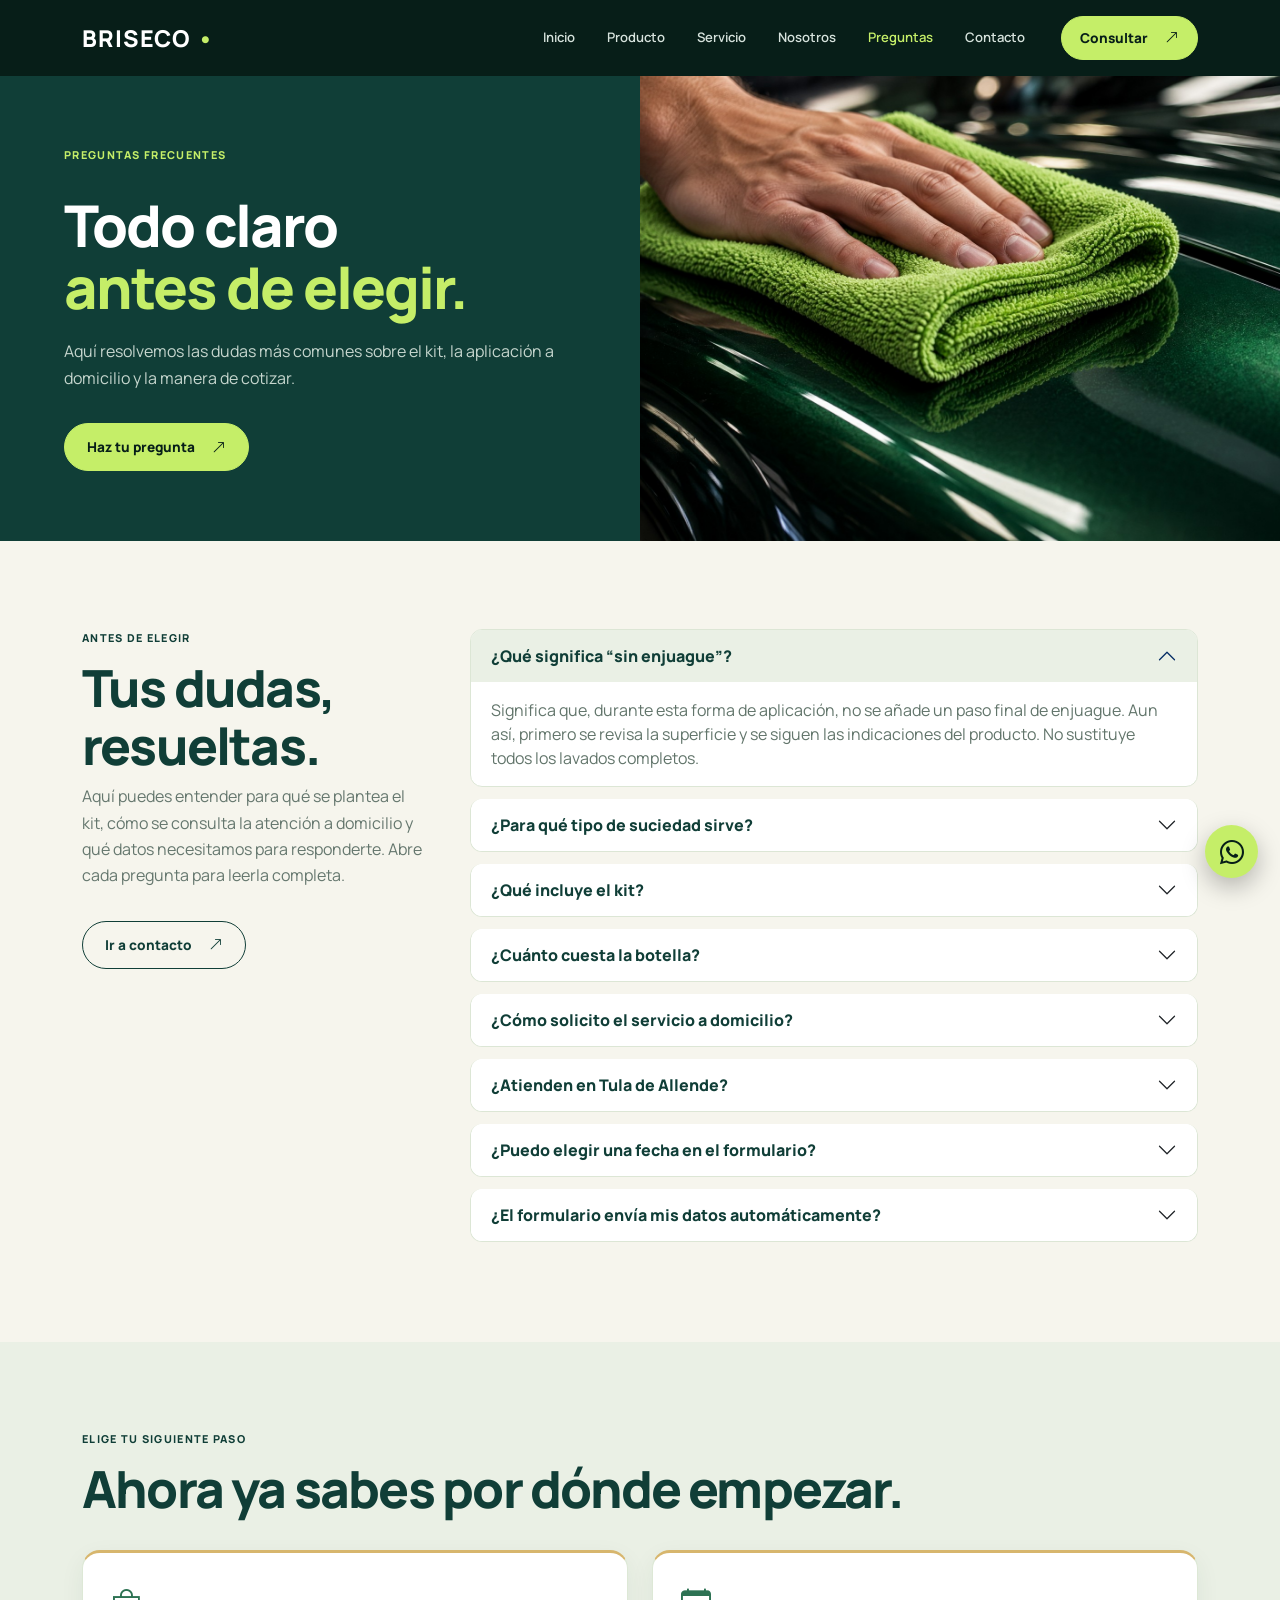
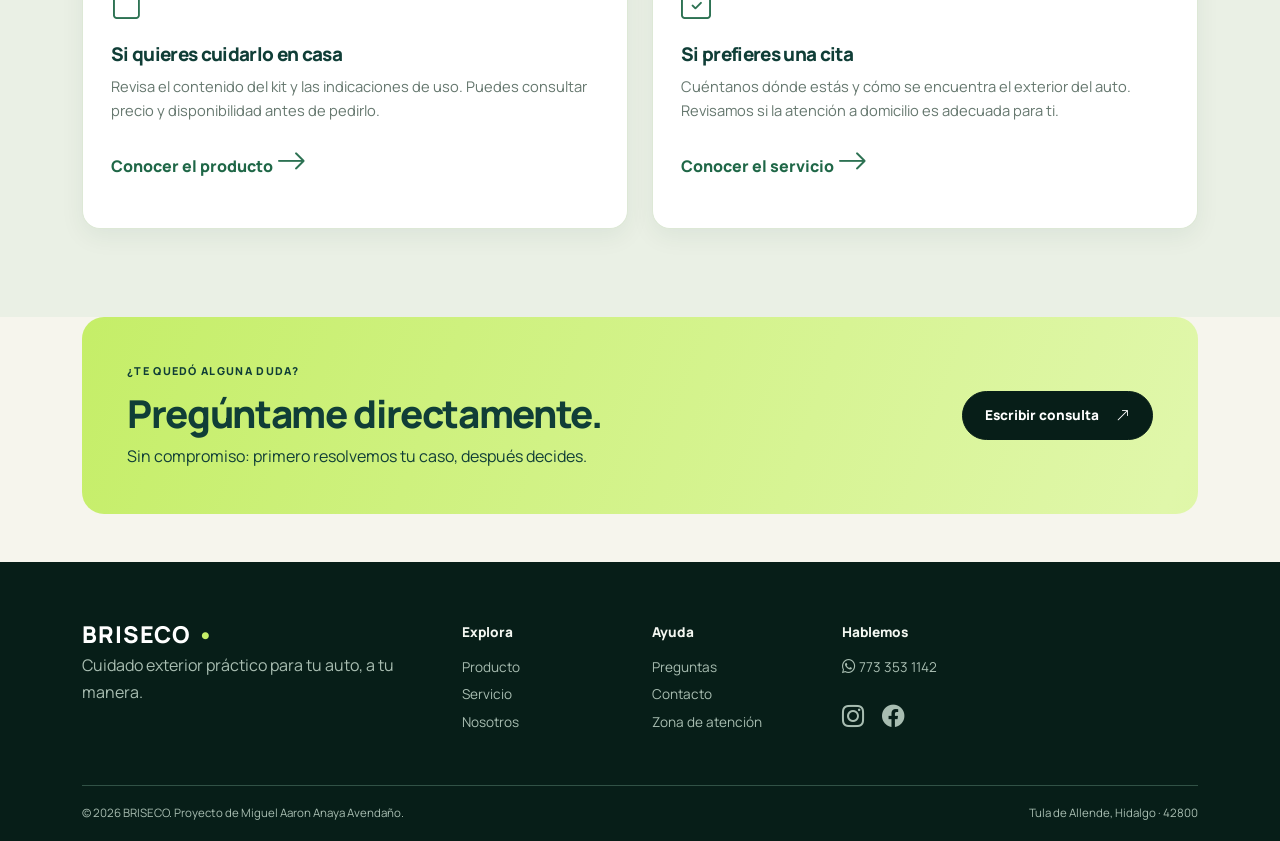
<file: preguntas.html>
<!DOCTYPE html>
<html lang="es">
<head>
    <meta charset="UTF-8">
    <meta name="viewport" content="width=device-width, initial-scale=1.0">
    <meta name="description" content="Resuelve dudas sobre el producto BRISECO, la limpieza sin enjuague y el servicio a domicilio.">
    <title>Preguntas frecuentes | BRISECO</title>
    <link rel="preconnect" href="https://fonts.googleapis.com">
    <link rel="preconnect" href="https://fonts.gstatic.com" crossorigin>
    <link href="https://fonts.googleapis.com/css2?family=Manrope:wght@400;500;600;700;800&display=swap" rel="stylesheet">
    <link href="https://cdn.jsdelivr.net/npm/bootstrap@5.3.8/dist/css/bootstrap.min.css" rel="stylesheet" integrity="sha384-sRIl4kxILFvY47J16cr9ZwB07vP4J8+LH7qKQnuqkuIAvNWLzeN8tE5YBujZqJLB" crossorigin="anonymous">
    <link href="https://cdn.jsdelivr.net/npm/bootstrap-icons@1.13.2/font/bootstrap-icons.min.css" rel="stylesheet">
    <link href="style.css" rel="stylesheet">
</head>
<body>
    <header class="site-header">
        <nav class="navbar navbar-expand-lg" aria-label="Menú principal">
            <div class="container">
                <a class="navbar-brand marca" href="index.html">BRISECO<span>•</span></a>
                <button class="navbar-toggler menu-toggle" type="button" data-bs-toggle="collapse" data-bs-target="#menuPrincipal" aria-controls="menuPrincipal" aria-expanded="false" aria-label="Abrir menú"><i class="bi bi-list" aria-hidden="true"></i></button>
                <div class="collapse navbar-collapse" id="menuPrincipal">
                    <ul class="navbar-nav ms-auto align-items-lg-center">
                        <li class="nav-item"><a class="nav-link" href="index.html">Inicio</a></li>
                        <li class="nav-item"><a class="nav-link" href="producto.html">Producto</a></li>
                        <li class="nav-item"><a class="nav-link" href="servicio.html">Servicio</a></li>
                        <li class="nav-item"><a class="nav-link" href="nosotros.html">Nosotros</a></li>
                        <li class="nav-item"><a class="nav-link active" aria-current="page" href="preguntas.html">Preguntas</a></li>
                        <li class="nav-item"><a class="nav-link" href="contacto.html">Contacto</a></li>
                        <li class="nav-item"><a class="btn btn-lima nav-boton" href="contacto.html#formulario">Consultar <i class="bi bi-arrow-up-right" aria-hidden="true"></i></a></li>
                    </ul>
                </div>
            </div>
        </nav>
    </header>
    <main>
        <section class="page-hero">
            <div class="container-fluid p-0">
                <div class="row g-0 align-items-stretch">
                    <div class="col-lg-6 page-hero-copy d-flex flex-column justify-content-center">
                        <p class="eyebrow light-text">PREGUNTAS FRECUENTES</p>
                        <h1>Todo claro<br><span>antes de elegir.</span></h1>
                        <p>Aquí resolvemos las dudas más comunes sobre el kit, la aplicación a domicilio y la manera de cotizar.</p>
                        <div><a class="btn btn-lima mt-3" href="contacto.html#formulario">Haz tu pregunta <i class="bi bi-arrow-up-right" aria-hidden="true"></i></a></div>
                    </div>
                    <div class="col-lg-6 page-hero-image"><img src="img/detalle-microfibra.jpg" alt="Microfibra verde utilizada para el cuidado exterior del auto"></div>
                </div>
            </div>
        </section>

        <section class="section-space">
            <div class="container">
                <div class="row g-5">
                    <div class="col-lg-4"><p class="eyebrow">ANTES DE ELEGIR</p><h2>Tus dudas,<br>resueltas.</h2><p class="subtle-text">Aquí puedes entender para qué se plantea el kit, cómo se consulta la atención a domicilio y qué datos necesitamos para responderte. Abre cada pregunta para leerla completa.</p><a class="btn btn-outline-briseco mt-3" href="contacto.html">Ir a contacto <i class="bi bi-arrow-up-right" aria-hidden="true"></i></a></div>
                    <div class="col-lg-8">
                        <div class="accordion" id="preguntasBriseco">
                            <div class="accordion-item"><h3 class="accordion-header"><button class="accordion-button" type="button" data-bs-toggle="collapse" data-bs-target="#pregunta1" aria-expanded="true" aria-controls="pregunta1">¿Qué significa “sin enjuague”?</button></h3><div id="pregunta1" class="accordion-collapse collapse show" data-bs-parent="#preguntasBriseco"><div class="accordion-body">Significa que, durante esta forma de aplicación, no se añade un paso final de enjuague. Aun así, primero se revisa la superficie y se siguen las indicaciones del producto. No sustituye todos los lavados completos.</div></div></div>
                            <div class="accordion-item"><h3 class="accordion-header"><button class="accordion-button collapsed" type="button" data-bs-toggle="collapse" data-bs-target="#pregunta2" aria-expanded="false" aria-controls="pregunta2">¿Para qué tipo de suciedad sirve?</button></h3><div id="pregunta2" class="accordion-collapse collapse" data-bs-parent="#preguntasBriseco"><div class="accordion-body">La propuesta está pensada para polvo y suciedad ligera del exterior entre lavados. Si hay lodo, arena o partículas abundantes, conviene retirarlas mediante un lavado apropiado antes de pasar una microfibra sobre la carrocería.</div></div></div>
                            <div class="accordion-item"><h3 class="accordion-header"><button class="accordion-button collapsed" type="button" data-bs-toggle="collapse" data-bs-target="#pregunta3" aria-expanded="false" aria-controls="pregunta3">¿Qué incluye el kit?</button></h3><div id="pregunta3" class="accordion-collapse collapse" data-bs-parent="#preguntasBriseco"><div class="accordion-body">La propuesta reúne una botella de 500 ml, una microfibra y orientaciones para su uso. Puedes preguntar cómo trabajar por secciones y cómo cuidar el paño, además de confirmar el contenido disponible antes de pedirlo.</div></div></div>
                            <div class="accordion-item"><h3 class="accordion-header"><button class="accordion-button collapsed" type="button" data-bs-toggle="collapse" data-bs-target="#pregunta4" aria-expanded="false" aria-controls="pregunta4">¿Cuánto cuesta la botella?</button></h3><div id="pregunta4" class="accordion-collapse collapse" data-bs-parent="#preguntasBriseco"><div class="accordion-body">El precio y la existencia se comparten al consultar. Así recibes el dato vigente de la presentación disponible y puedes decidir con esa información antes de realizar un pedido.</div></div></div>
                            <div class="accordion-item"><h3 class="accordion-header"><button class="accordion-button collapsed" type="button" data-bs-toggle="collapse" data-bs-target="#pregunta5" aria-expanded="false" aria-controls="pregunta5">¿Cómo solicito el servicio a domicilio?</button></h3><div id="pregunta5" class="accordion-collapse collapse" data-bs-parent="#preguntasBriseco"><div class="accordion-body">Llena el formulario o escribe por WhatsApp. Comparte tu colonia, tipo de auto y una descripción de la suciedad. Con esos datos podemos revisar cobertura, alcance, costo total y horarios antes de confirmar una cita.</div></div></div>
                            <div class="accordion-item"><h3 class="accordion-header"><button class="accordion-button collapsed" type="button" data-bs-toggle="collapse" data-bs-target="#pregunta6" aria-expanded="false" aria-controls="pregunta6">¿Atienden en Tula de Allende?</button></h3><div id="pregunta6" class="accordion-collapse collapse" data-bs-parent="#preguntasBriseco"><div class="accordion-body">Tula de Allende, Hidalgo 42800, es la zona de referencia del proyecto. Indica tu colonia para revisar si hay disponibilidad de traslado a tu ubicación y qué costo correspondería.</div></div></div>
                            <div class="accordion-item"><h3 class="accordion-header"><button class="accordion-button collapsed" type="button" data-bs-toggle="collapse" data-bs-target="#pregunta7" aria-expanded="false" aria-controls="pregunta7">¿Puedo elegir una fecha en el formulario?</button></h3><div id="pregunta7" class="accordion-collapse collapse" data-bs-parent="#preguntasBriseco"><div class="accordion-body">Sí. Al elegir servicio aparece un campo para proponer fecha. Esa elección ayuda a consultar disponibilidad; la cita queda acordada solo cuando se confirman la zona, el precio y el horario contigo.</div></div></div>
                            <div class="accordion-item"><h3 class="accordion-header"><button class="accordion-button collapsed" type="button" data-bs-toggle="collapse" data-bs-target="#pregunta8" aria-expanded="false" aria-controls="pregunta8">¿El formulario envía mis datos automáticamente?</button></h3><div id="pregunta8" class="accordion-collapse collapse" data-bs-parent="#preguntasBriseco"><div class="accordion-body">El formulario revisa los datos y prepara un texto para WhatsApp. Tú puedes leerlo antes de abrir la conversación y decidir si lo envías. La página no confirma pedidos ni citas por sí sola.</div></div></div>
                        </div>
                    </div>
                </div>
            </div>
        </section>

        <section class="section-space soft-section">
            <div class="container">
                <p class="eyebrow">ELIGE TU SIGUIENTE PASO</p>
                <h2>Ahora ya sabes por dónde empezar.</h2>
                <div class="row g-4 mt-2">
                    <div class="col-md-6"><div class="info-card"><i class="bi bi-bag" aria-hidden="true"></i><h3>Si quieres cuidarlo en casa</h3><p>Revisa el contenido del kit y las indicaciones de uso. Puedes consultar precio y disponibilidad antes de pedirlo.</p><a href="producto.html">Conocer el producto <i class="bi bi-arrow-right" aria-hidden="true"></i></a></div></div>
                    <div class="col-md-6"><div class="info-card"><i class="bi bi-calendar-check" aria-hidden="true"></i><h3>Si prefieres una cita</h3><p>Cuéntanos dónde estás y cómo se encuentra el exterior del auto. Revisamos si la atención a domicilio es adecuada para ti.</p><a href="servicio.html">Conocer el servicio <i class="bi bi-arrow-right" aria-hidden="true"></i></a></div></div>
                </div>
            </div>
        </section>

        <section class="container pb-5"><div class="cta-panel d-flex flex-column flex-lg-row align-items-lg-center justify-content-between"><div><p class="eyebrow">¿TE QUEDÓ ALGUNA DUDA?</p><h2>Pregúntame directamente.</h2><p>Sin compromiso: primero resolvemos tu caso, después decides.</p></div><a class="btn btn-dark-green" href="contacto.html#formulario">Escribir consulta <i class="bi bi-arrow-up-right" aria-hidden="true"></i></a></div></section>
    </main>
    <footer class="site-footer">
        <div class="container">
            <div class="row g-4">
                <div class="col-lg-4"><a class="footer-brand" href="index.html">BRISECO<span>•</span></a><p>Cuidado exterior práctico para tu auto, a tu manera.</p></div>
                <div class="col-6 col-lg-2"><h2>Explora</h2><a href="producto.html">Producto</a><a href="servicio.html">Servicio</a><a href="nosotros.html">Nosotros</a></div>
                <div class="col-6 col-lg-2"><h2>Ayuda</h2><a href="preguntas.html">Preguntas</a><a href="contacto.html">Contacto</a><a href="contacto.html#ubicacion">Zona de atención</a></div>
                <div class="col-lg-4"><h2>Hablemos</h2><a href="https://wa.me/527733531142" target="_blank" rel="noopener noreferrer"><i class="bi bi-whatsapp" aria-hidden="true"></i> 773 353 1142</a><div class="social-links"><a href="https://www.instagram.com/briseco.mx/" target="_blank" rel="noopener noreferrer" aria-label="Instagram de BRISECO"><i class="bi bi-instagram" aria-hidden="true"></i></a><a href="https://www.facebook.com/share/19xxkoG2mr/" target="_blank" rel="noopener noreferrer" aria-label="Facebook de BRISECO"><i class="bi bi-facebook" aria-hidden="true"></i></a></div></div>
            </div>
            <div class="footer-bottom d-flex flex-column flex-md-row justify-content-between"><span>© 2026 BRISECO. Proyecto de Miguel Aaron Anaya Avendaño.</span><span>Tula de Allende, Hidalgo · 42800</span></div>
        </div>
    </footer>
    <a class="floating-whatsapp" href="https://wa.me/527733531142" target="_blank" rel="noopener noreferrer" aria-label="Consultar BRISECO por WhatsApp"><i class="bi bi-whatsapp" aria-hidden="true"></i></a>
    <script src="https://cdn.jsdelivr.net/npm/bootstrap@5.3.8/dist/js/bootstrap.bundle.min.js" integrity="sha384-FKyoEForCGlyvwx9Hj09JcYn3nv7wiPVlz7YYwJrWVcXK/BmnVDxM+D2scQbITxI" crossorigin="anonymous"></script>
    <script src="funtion.js"></script>
</body>
</html>
</file>
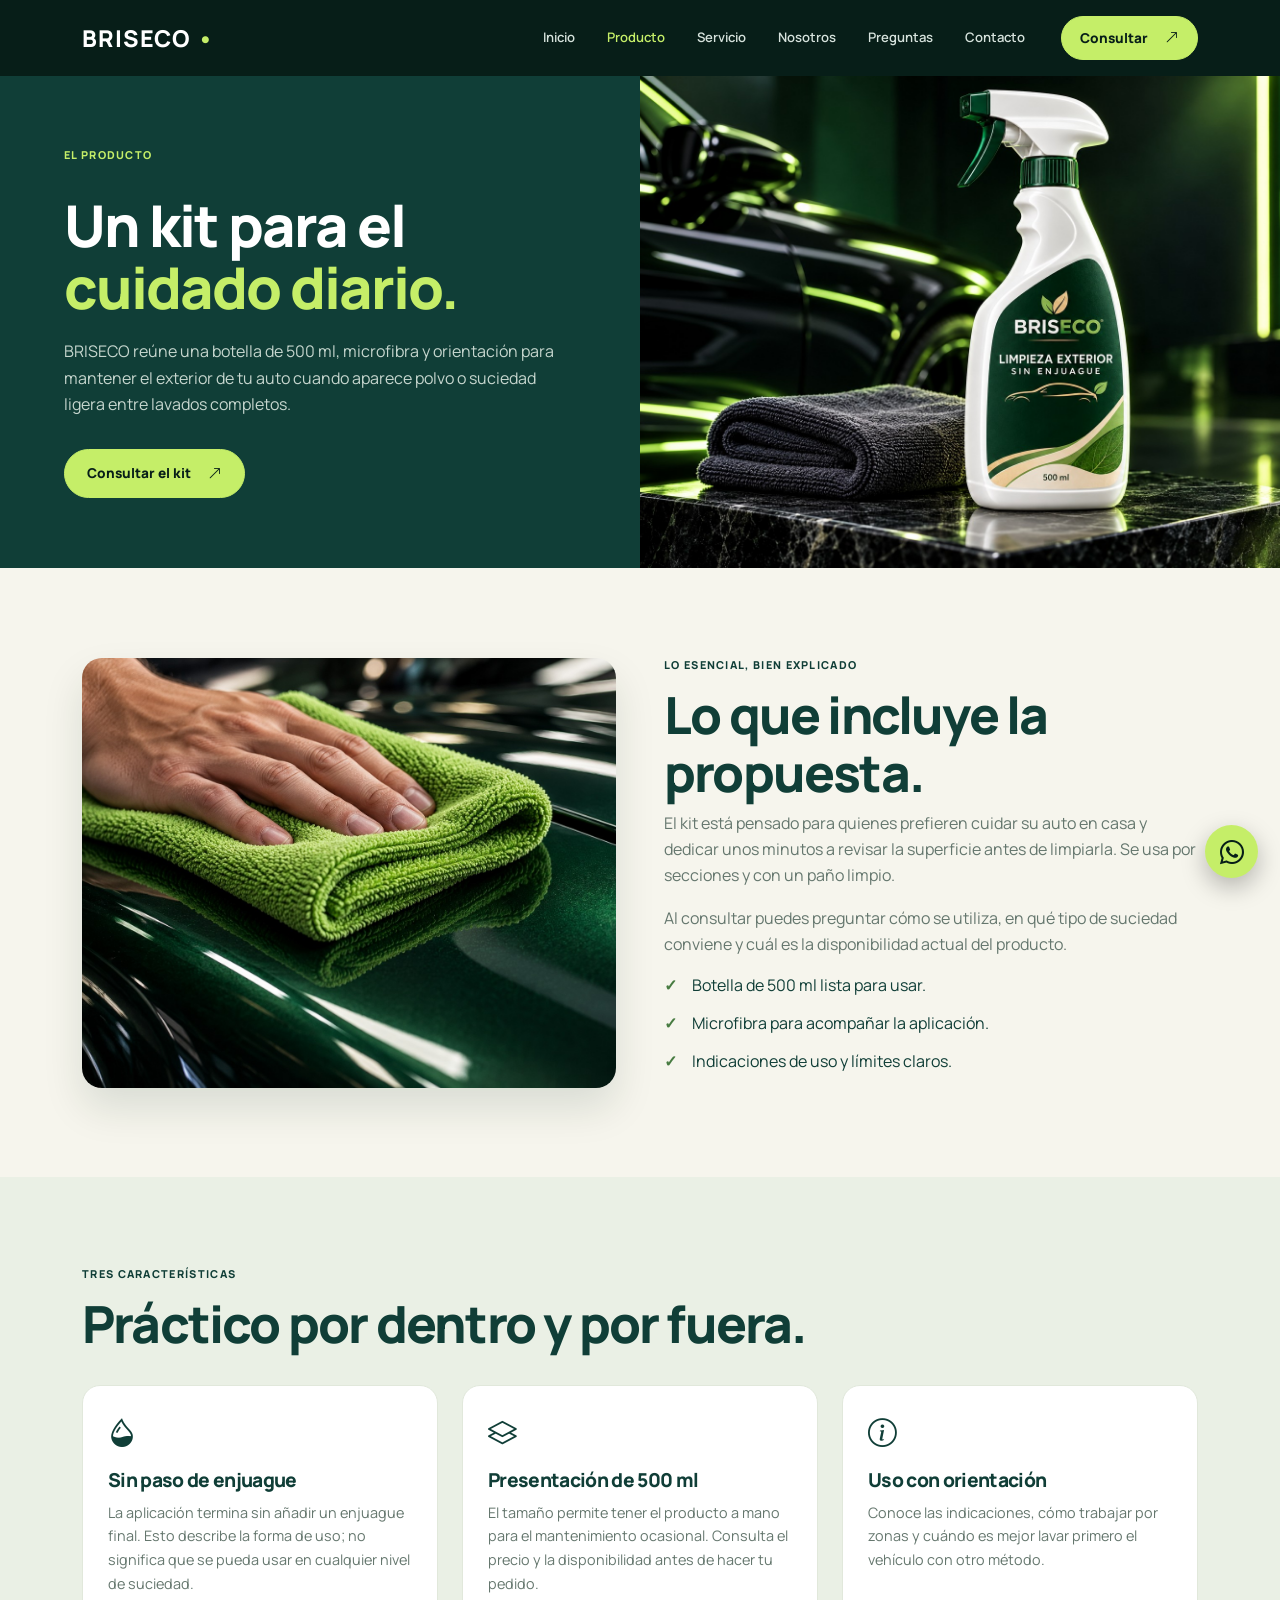
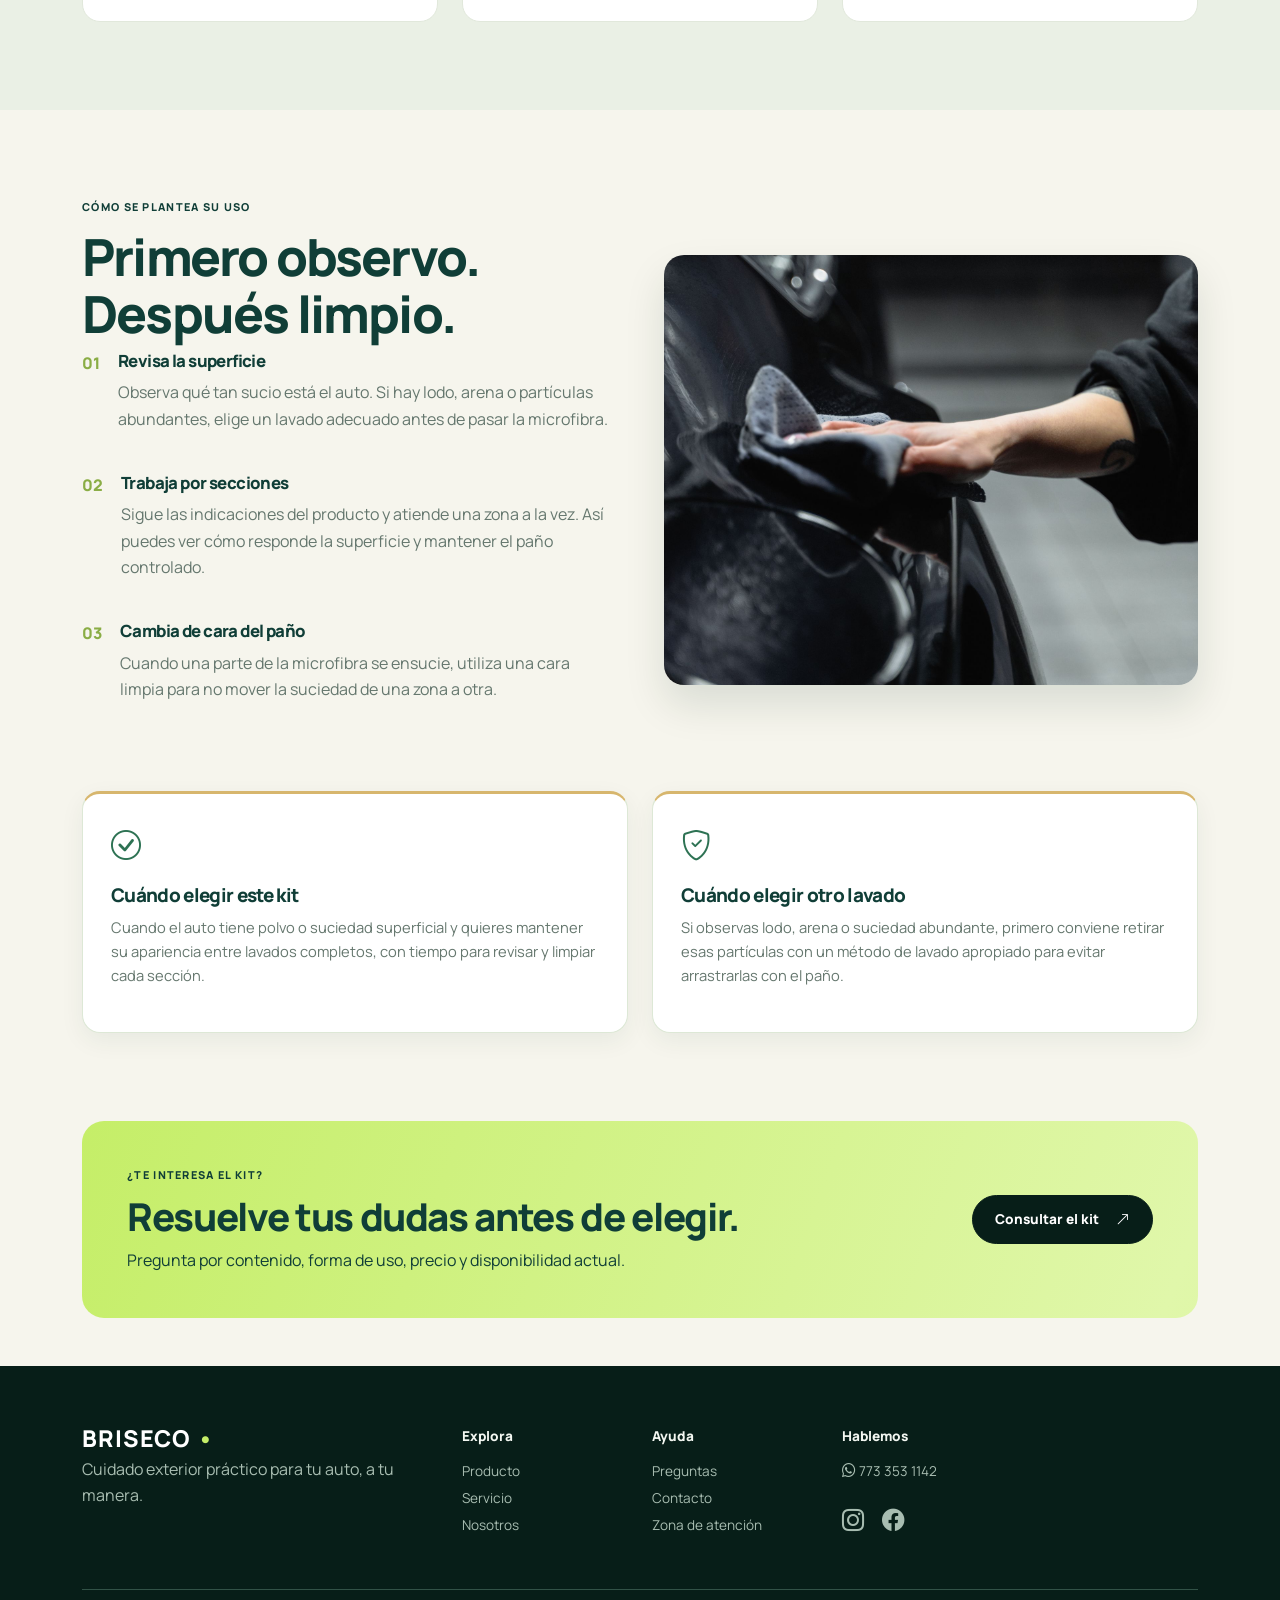
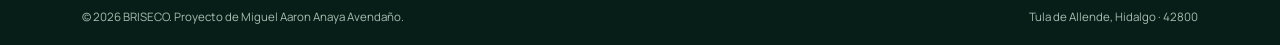
<file: producto.html>
<!DOCTYPE html>
<html lang="es">
<head>
    <meta charset="UTF-8">
    <meta name="viewport" content="width=device-width, initial-scale=1.0">
    <meta name="description" content="Conoce la propuesta de kit BRISECO de 500 ml con microfibra para cuidado exterior sin enjuague.">
    <title>Producto | BRISECO</title>
    <link rel="preconnect" href="https://fonts.googleapis.com">
    <link rel="preconnect" href="https://fonts.gstatic.com" crossorigin>
    <link href="https://fonts.googleapis.com/css2?family=Manrope:wght@400;500;600;700;800&display=swap" rel="stylesheet">
    <link href="https://cdn.jsdelivr.net/npm/bootstrap@5.3.8/dist/css/bootstrap.min.css" rel="stylesheet" integrity="sha384-sRIl4kxILFvY47J16cr9ZwB07vP4J8+LH7qKQnuqkuIAvNWLzeN8tE5YBujZqJLB" crossorigin="anonymous">
    <link href="https://cdn.jsdelivr.net/npm/bootstrap-icons@1.13.2/font/bootstrap-icons.min.css" rel="stylesheet">
    <link href="style.css" rel="stylesheet">
</head>
<body>
    <header class="site-header">
        <nav class="navbar navbar-expand-lg" aria-label="Menú principal">
            <div class="container">
                <a class="navbar-brand marca" href="index.html">BRISECO<span>•</span></a>
                <button class="navbar-toggler menu-toggle" type="button" data-bs-toggle="collapse" data-bs-target="#menuPrincipal" aria-controls="menuPrincipal" aria-expanded="false" aria-label="Abrir menú"><i class="bi bi-list" aria-hidden="true"></i></button>
                <div class="collapse navbar-collapse" id="menuPrincipal">
                    <ul class="navbar-nav ms-auto align-items-lg-center">
                        <li class="nav-item"><a class="nav-link" href="index.html">Inicio</a></li>
                        <li class="nav-item"><a class="nav-link active" aria-current="page" href="producto.html">Producto</a></li>
                        <li class="nav-item"><a class="nav-link" href="servicio.html">Servicio</a></li>
                        <li class="nav-item"><a class="nav-link" href="nosotros.html">Nosotros</a></li>
                        <li class="nav-item"><a class="nav-link" href="preguntas.html">Preguntas</a></li>
                        <li class="nav-item"><a class="nav-link" href="contacto.html">Contacto</a></li>
                        <li class="nav-item"><a class="btn btn-lima nav-boton" href="contacto.html#formulario">Consultar <i class="bi bi-arrow-up-right" aria-hidden="true"></i></a></li>
                    </ul>
                </div>
            </div>
        </nav>
    </header>
    <main>
        <section class="page-hero">
            <div class="container-fluid p-0">
                <div class="row g-0 align-items-stretch">
                    <div class="col-lg-6 page-hero-copy d-flex flex-column justify-content-center">
                        <p class="eyebrow light-text">EL PRODUCTO</p>
                        <h1>Un kit para el<br><span>cuidado diario.</span></h1>
                        <p>BRISECO reúne una botella de 500 ml, microfibra y orientación para mantener el exterior de tu auto cuando aparece polvo o suciedad ligera entre lavados completos.</p>
                        <div><a class="btn btn-lima mt-3" href="contacto.html#formulario">Consultar el kit <i class="bi bi-arrow-up-right" aria-hidden="true"></i></a></div>
                    </div>
                    <div class="col-lg-6 page-hero-image"><img src="img/kit-briseco.jpg" alt="Botella BRISECO y paño de microfibra"></div>
                </div>
            </div>
        </section>

        <section class="section-space">
            <div class="container">
                <div class="row g-5 align-items-center">
                    <div class="col-lg-6"><div class="photo-frame"><img src="img/detalle-microfibra.jpg" alt="Detalle de una microfibra verde sobre la carrocería de un auto" loading="lazy"></div></div>
                    <div class="col-lg-6">
                        <p class="eyebrow">LO ESENCIAL, BIEN EXPLICADO</p>
                        <h2>Lo que incluye la propuesta.</h2>
                        <p class="subtle-text">El kit está pensado para quienes prefieren cuidar su auto en casa y dedicar unos minutos a revisar la superficie antes de limpiarla. Se usa por secciones y con un paño limpio.</p>
                        <p class="subtle-text">Al consultar puedes preguntar cómo se utiliza, en qué tipo de suciedad conviene y cuál es la disponibilidad actual del producto.</p>
                        <ul class="check-list">
                            <li>Botella de 500 ml lista para usar.</li>
                            <li>Microfibra para acompañar la aplicación.</li>
                            <li>Indicaciones de uso y límites claros.</li>
                        </ul>
                    </div>
                </div>
            </div>
        </section>

        <section class="section-space soft-section">
            <div class="container">
                <p class="eyebrow">TRES CARACTERÍSTICAS</p>
                <h2>Práctico por dentro y por fuera.</h2>
                <div class="row g-4 mt-2">
                    <div class="col-md-4"><article class="feature-box"><i class="bi bi-droplet-half" aria-hidden="true"></i><h3>Sin paso de enjuague</h3><p>La aplicación termina sin añadir un enjuague final. Esto describe la forma de uso; no significa que se pueda usar en cualquier nivel de suciedad.</p></article></div>
                    <div class="col-md-4"><article class="feature-box"><i class="bi bi-layers" aria-hidden="true"></i><h3>Presentación de 500 ml</h3><p>El tamaño permite tener el producto a mano para el mantenimiento ocasional. Consulta el precio y la disponibilidad antes de hacer tu pedido.</p></article></div>
                    <div class="col-md-4"><article class="feature-box"><i class="bi bi-info-circle" aria-hidden="true"></i><h3>Uso con orientación</h3><p>Conoce las indicaciones, cómo trabajar por zonas y cuándo es mejor lavar primero el vehículo con otro método.</p></article></div>
                </div>
            </div>
        </section>

        <section class="section-space">
            <div class="container">
                <div class="row g-5 align-items-center">
                    <div class="col-lg-6">
                        <p class="eyebrow">CÓMO SE PLANTEA SU USO</p>
                        <h2>Primero observo.<br>Después limpio.</h2>
                        <div class="numbered-list"><span>01</span><div><h3>Revisa la superficie</h3><p>Observa qué tan sucio está el auto. Si hay lodo, arena o partículas abundantes, elige un lavado adecuado antes de pasar la microfibra.</p></div></div>
                        <div class="numbered-list"><span>02</span><div><h3>Trabaja por secciones</h3><p>Sigue las indicaciones del producto y atiende una zona a la vez. Así puedes ver cómo responde la superficie y mantener el paño controlado.</p></div></div>
                        <div class="numbered-list"><span>03</span><div><h3>Cambia de cara del paño</h3><p>Cuando una parte de la microfibra se ensucie, utiliza una cara limpia para no mover la suciedad de una zona a otra.</p></div></div>
                    </div>
                    <div class="col-lg-6"><div class="photo-frame"><img src="img/foto-microfibra.jpg" alt="Fotografía de una persona limpiando un automóvil negro con microfibra" loading="lazy"></div></div>
                </div>
                <div class="row g-4 mt-4">
                    <div class="col-md-6">
                        <div class="info-card">
                            <i class="bi bi-check-circle" aria-hidden="true"></i>
                            <h3>Cuándo elegir este kit</h3>
                            <p>Cuando el auto tiene polvo o suciedad superficial y quieres mantener su apariencia entre lavados completos, con tiempo para revisar y limpiar cada sección.</p>
                        </div>
                    </div>
                    <div class="col-md-6">
                        <div class="info-card">
                            <i class="bi bi-shield-check" aria-hidden="true"></i>
                            <h3>Cuándo elegir otro lavado</h3>
                            <p>Si observas lodo, arena o suciedad abundante, primero conviene retirar esas partículas con un método de lavado apropiado para evitar arrastrarlas con el paño.</p>
                        </div>
                    </div>
                </div>
            </div>
        </section>

        <section class="container pb-5"><div class="cta-panel d-flex flex-column flex-lg-row align-items-lg-center justify-content-between"><div><p class="eyebrow">¿TE INTERESA EL KIT?</p><h2>Resuelve tus dudas antes de elegir.</h2><p>Pregunta por contenido, forma de uso, precio y disponibilidad actual.</p></div><a class="btn btn-dark-green" href="contacto.html#formulario">Consultar el kit <i class="bi bi-arrow-up-right" aria-hidden="true"></i></a></div></section>
    </main>
    <footer class="site-footer">
        <div class="container">
            <div class="row g-4">
                <div class="col-lg-4"><a class="footer-brand" href="index.html">BRISECO<span>•</span></a><p>Cuidado exterior práctico para tu auto, a tu manera.</p></div>
                <div class="col-6 col-lg-2"><h2>Explora</h2><a href="producto.html">Producto</a><a href="servicio.html">Servicio</a><a href="nosotros.html">Nosotros</a></div>
                <div class="col-6 col-lg-2"><h2>Ayuda</h2><a href="preguntas.html">Preguntas</a><a href="contacto.html">Contacto</a><a href="contacto.html#ubicacion">Zona de atención</a></div>
                <div class="col-lg-4"><h2>Hablemos</h2><a href="https://wa.me/527733531142" target="_blank" rel="noopener noreferrer"><i class="bi bi-whatsapp" aria-hidden="true"></i> 773 353 1142</a><div class="social-links"><a href="https://www.instagram.com/briseco.mx/" target="_blank" rel="noopener noreferrer" aria-label="Instagram de BRISECO"><i class="bi bi-instagram" aria-hidden="true"></i></a><a href="https://www.facebook.com/share/19xxkoG2mr/" target="_blank" rel="noopener noreferrer" aria-label="Facebook de BRISECO"><i class="bi bi-facebook" aria-hidden="true"></i></a></div></div>
            </div>
            <div class="footer-bottom d-flex flex-column flex-md-row justify-content-between"><span>© 2026 BRISECO. Proyecto de Miguel Aaron Anaya Avendaño.</span><span>Tula de Allende, Hidalgo · 42800</span></div>
        </div>
    </footer>
    <a class="floating-whatsapp" href="https://wa.me/527733531142" target="_blank" rel="noopener noreferrer" aria-label="Consultar BRISECO por WhatsApp"><i class="bi bi-whatsapp" aria-hidden="true"></i></a>
    <script src="https://cdn.jsdelivr.net/npm/bootstrap@5.3.8/dist/js/bootstrap.bundle.min.js" integrity="sha384-FKyoEForCGlyvwx9Hj09JcYn3nv7wiPVlz7YYwJrWVcXK/BmnVDxM+D2scQbITxI" crossorigin="anonymous"></script>
    <script src="funtion.js"></script>
</body>
</html>
</file>
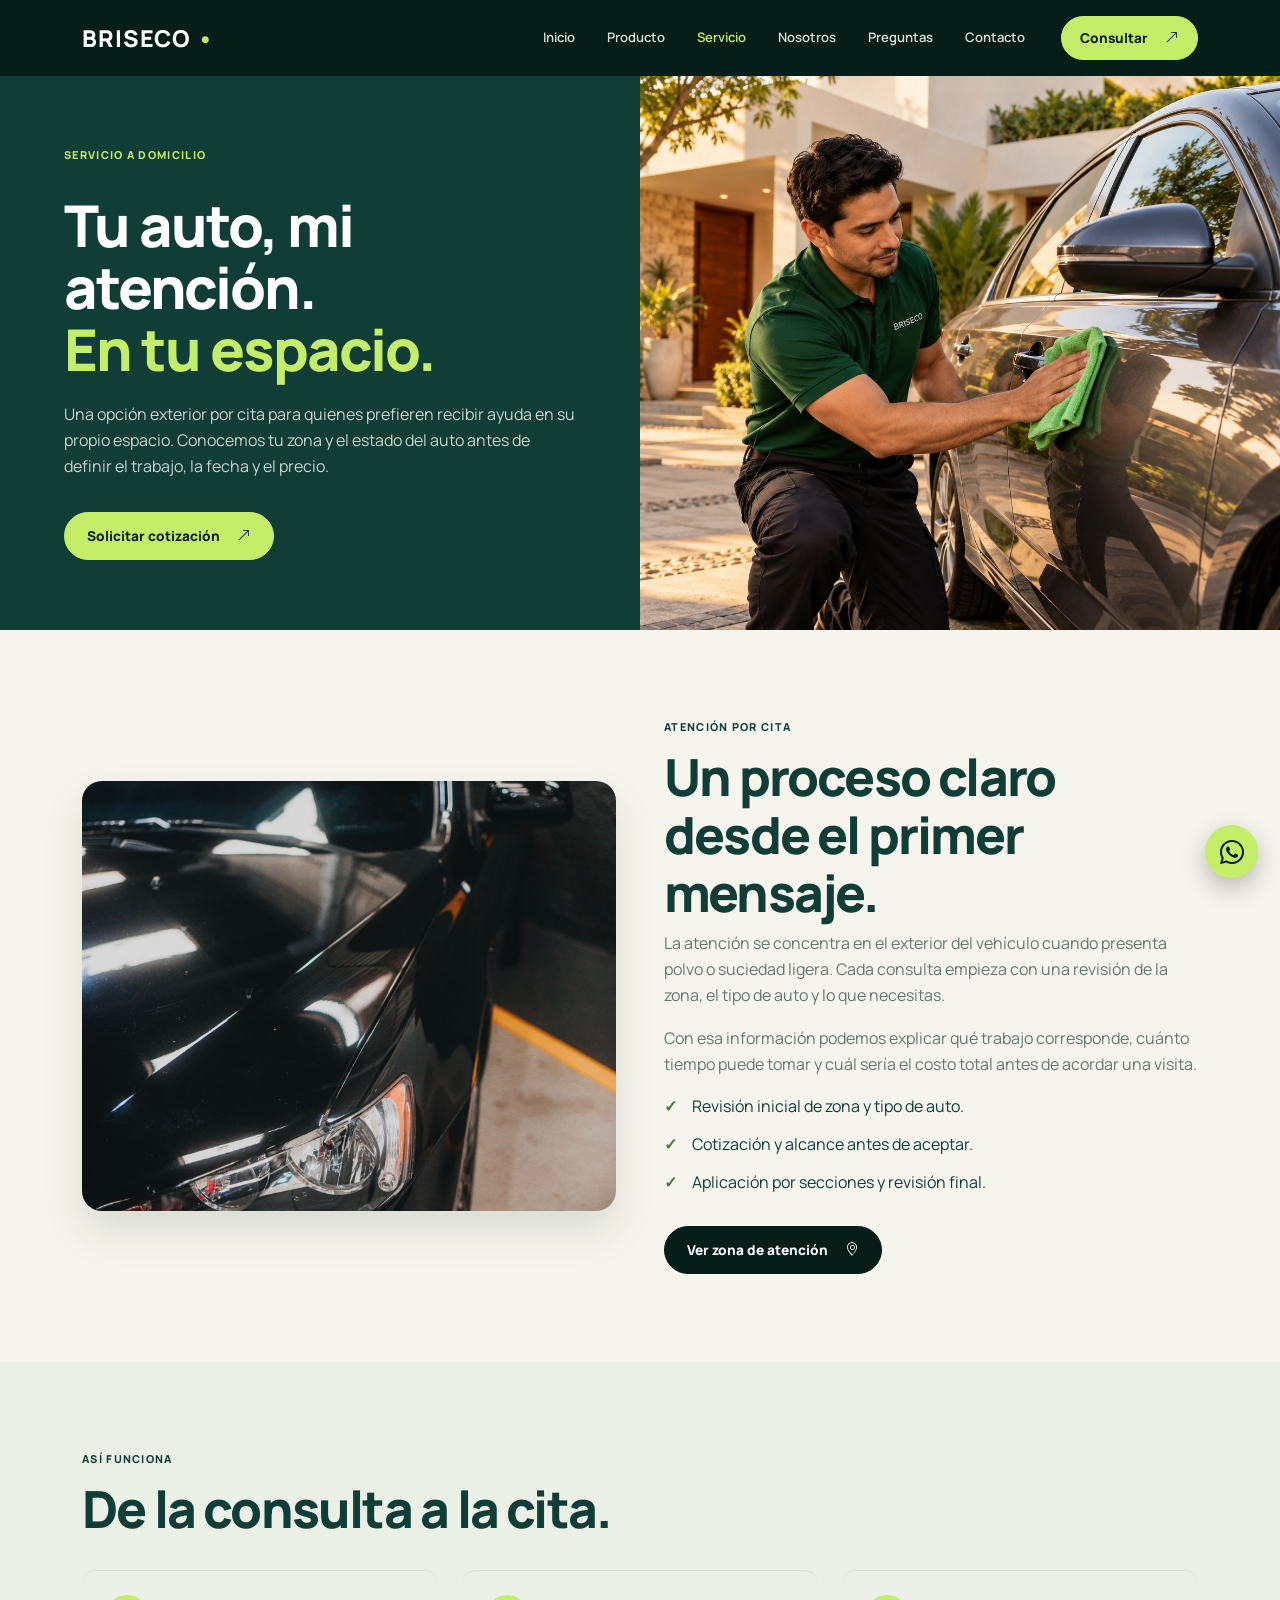
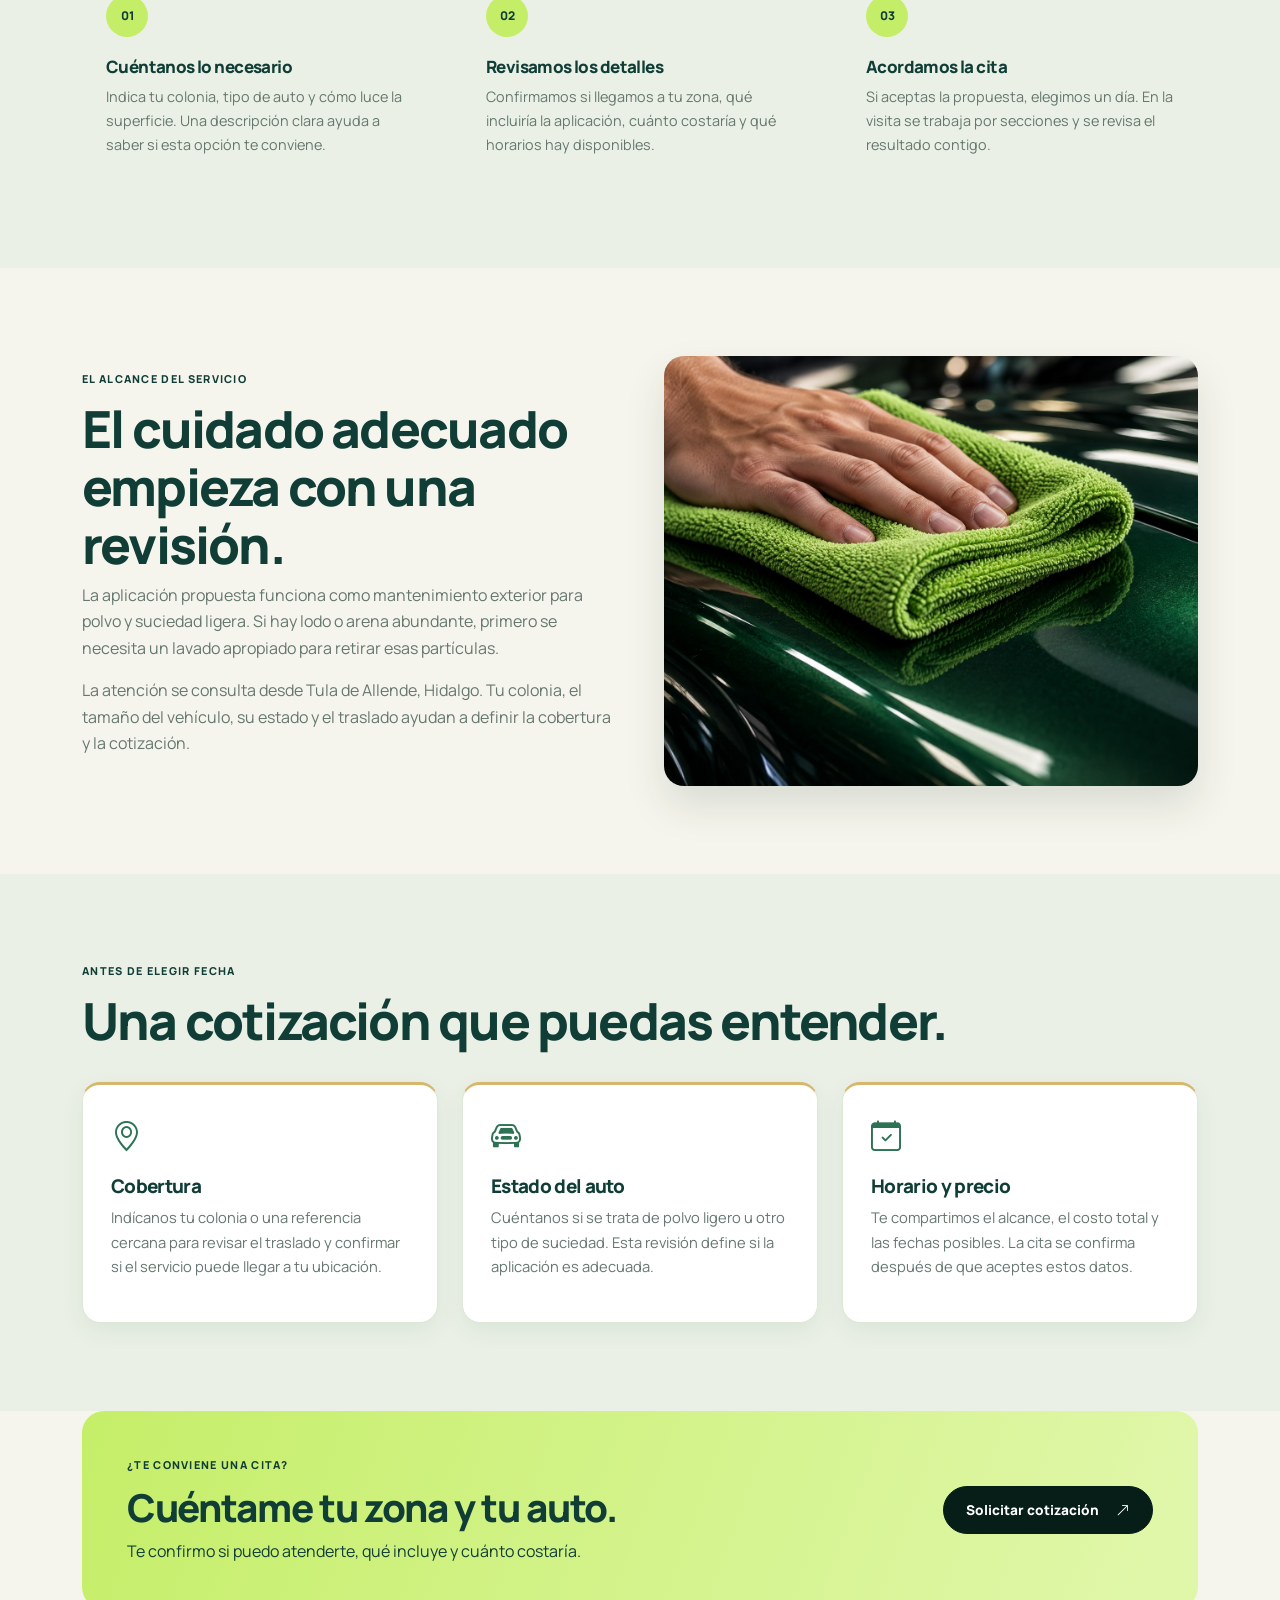
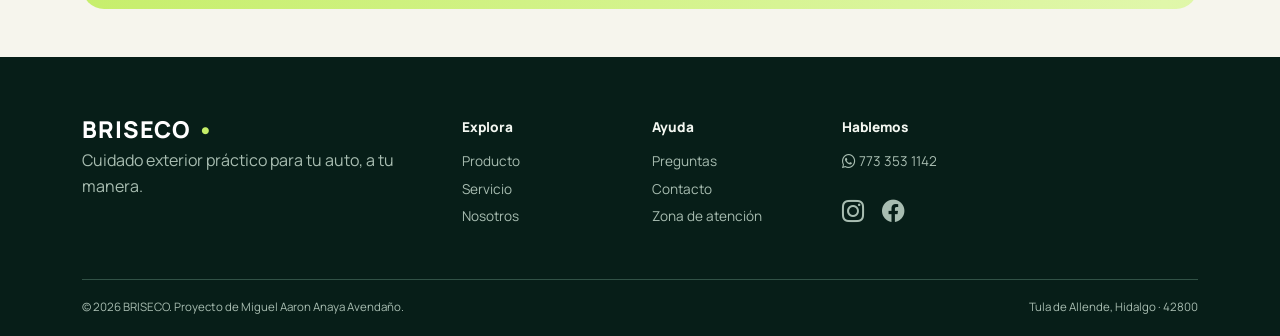
<file: servicio.html>
<!DOCTYPE html>
<html lang="es">
<head>
    <meta charset="UTF-8">
    <meta name="viewport" content="width=device-width, initial-scale=1.0">
    <meta name="description" content="Consulta la limpieza exterior a domicilio de BRISECO en Tula de Allende. Atención por cita y cotización previa.">
    <title>Servicio a domicilio | BRISECO</title>
    <link rel="preconnect" href="https://fonts.googleapis.com">
    <link rel="preconnect" href="https://fonts.gstatic.com" crossorigin>
    <link href="https://fonts.googleapis.com/css2?family=Manrope:wght@400;500;600;700;800&display=swap" rel="stylesheet">
    <link href="https://cdn.jsdelivr.net/npm/bootstrap@5.3.8/dist/css/bootstrap.min.css" rel="stylesheet" integrity="sha384-sRIl4kxILFvY47J16cr9ZwB07vP4J8+LH7qKQnuqkuIAvNWLzeN8tE5YBujZqJLB" crossorigin="anonymous">
    <link href="https://cdn.jsdelivr.net/npm/bootstrap-icons@1.13.2/font/bootstrap-icons.min.css" rel="stylesheet">
    <link href="style.css" rel="stylesheet">
</head>
<body>
    <header class="site-header">
        <nav class="navbar navbar-expand-lg" aria-label="Menú principal">
            <div class="container">
                <a class="navbar-brand marca" href="index.html">BRISECO<span>•</span></a>
                <button class="navbar-toggler menu-toggle" type="button" data-bs-toggle="collapse" data-bs-target="#menuPrincipal" aria-controls="menuPrincipal" aria-expanded="false" aria-label="Abrir menú"><i class="bi bi-list" aria-hidden="true"></i></button>
                <div class="collapse navbar-collapse" id="menuPrincipal">
                    <ul class="navbar-nav ms-auto align-items-lg-center">
                        <li class="nav-item"><a class="nav-link" href="index.html">Inicio</a></li>
                        <li class="nav-item"><a class="nav-link" href="producto.html">Producto</a></li>
                        <li class="nav-item"><a class="nav-link active" aria-current="page" href="servicio.html">Servicio</a></li>
                        <li class="nav-item"><a class="nav-link" href="nosotros.html">Nosotros</a></li>
                        <li class="nav-item"><a class="nav-link" href="preguntas.html">Preguntas</a></li>
                        <li class="nav-item"><a class="nav-link" href="contacto.html">Contacto</a></li>
                        <li class="nav-item"><a class="btn btn-lima nav-boton" href="contacto.html#formulario">Consultar <i class="bi bi-arrow-up-right" aria-hidden="true"></i></a></li>
                    </ul>
                </div>
            </div>
        </nav>
    </header>
    <main>
        <section class="page-hero">
            <div class="container-fluid p-0">
                <div class="row g-0 align-items-stretch">
                    <div class="col-lg-6 page-hero-copy d-flex flex-column justify-content-center">
                        <p class="eyebrow light-text">SERVICIO A DOMICILIO</p>
                        <h1>Tu auto, mi atención.<br><span>En tu espacio.</span></h1>
                        <p>Una opción exterior por cita para quienes prefieren recibir ayuda en su propio espacio. Conocemos tu zona y el estado del auto antes de definir el trabajo, la fecha y el precio.</p>
                        <div><a class="btn btn-lima mt-3" href="contacto.html#formulario">Solicitar cotización <i class="bi bi-arrow-up-right" aria-hidden="true"></i></a></div>
                    </div>
                    <div class="col-lg-6 page-hero-image"><img src="img/servicio-domicilio.jpg" alt="Representación de una persona cuidando el exterior de un auto a domicilio"></div>
                </div>
            </div>
        </section>

        <section class="section-space">
            <div class="container">
                <div class="row g-5 align-items-center">
                    <div class="col-lg-6"><div class="photo-frame"><img src="img/foto-auto.jpg" alt="Fotografía de un automóvil oscuro en un garaje" loading="lazy"></div></div>
                    <div class="col-lg-6">
                        <p class="eyebrow">ATENCIÓN POR CITA</p>
                        <h2>Un proceso claro desde el primer mensaje.</h2>
                        <p class="subtle-text">La atención se concentra en el exterior del vehículo cuando presenta polvo o suciedad ligera. Cada consulta empieza con una revisión de la zona, el tipo de auto y lo que necesitas.</p>
                        <p class="subtle-text">Con esa información podemos explicar qué trabajo corresponde, cuánto tiempo puede tomar y cuál sería el costo total antes de acordar una visita.</p>
                        <ul class="check-list">
                            <li>Revisión inicial de zona y tipo de auto.</li>
                            <li>Cotización y alcance antes de aceptar.</li>
                            <li>Aplicación por secciones y revisión final.</li>
                        </ul>
                        <a class="btn btn-dark-green mt-3" href="contacto.html#ubicacion">Ver zona de atención <i class="bi bi-geo-alt" aria-hidden="true"></i></a>
                    </div>
                </div>
            </div>
        </section>

        <section class="section-space soft-section">
            <div class="container">
                <p class="eyebrow">ASÍ FUNCIONA</p>
                <h2>De la consulta a la cita.</h2>
                <div class="row g-4 mt-2">
                    <div class="col-md-4"><div class="step-card"><span class="step-number">01</span><h3>Cuéntanos lo necesario</h3><p>Indica tu colonia, tipo de auto y cómo luce la superficie. Una descripción clara ayuda a saber si esta opción te conviene.</p></div></div>
                    <div class="col-md-4"><div class="step-card"><span class="step-number">02</span><h3>Revisamos los detalles</h3><p>Confirmamos si llegamos a tu zona, qué incluiría la aplicación, cuánto costaría y qué horarios hay disponibles.</p></div></div>
                    <div class="col-md-4"><div class="step-card"><span class="step-number">03</span><h3>Acordamos la cita</h3><p>Si aceptas la propuesta, elegimos un día. En la visita se trabaja por secciones y se revisa el resultado contigo.</p></div></div>
                </div>
            </div>
        </section>

        <section class="section-space">
            <div class="container">
                <div class="row g-5 align-items-center">
                    <div class="col-lg-6">
                        <p class="eyebrow">EL ALCANCE DEL SERVICIO</p>
                        <h2>El cuidado adecuado empieza con una revisión.</h2>
                        <p class="subtle-text">La aplicación propuesta funciona como mantenimiento exterior para polvo y suciedad ligera. Si hay lodo o arena abundante, primero se necesita un lavado apropiado para retirar esas partículas.</p>
                        <p class="subtle-text">La atención se consulta desde Tula de Allende, Hidalgo. Tu colonia, el tamaño del vehículo, su estado y el traslado ayudan a definir la cobertura y la cotización.</p>
                    </div>
                    <div class="col-lg-6"><div class="photo-frame"><img src="img/detalle-microfibra.jpg" alt="Microfibra verde durante el cuidado exterior" loading="lazy"></div></div>
                </div>
            </div>
        </section>

        <section class="section-space soft-section">
            <div class="container">
                <p class="eyebrow">ANTES DE ELEGIR FECHA</p>
                <h2>Una cotización que puedas entender.</h2>
                <div class="row g-4 mt-2">
                    <div class="col-md-4"><div class="info-card"><i class="bi bi-geo-alt" aria-hidden="true"></i><h3>Cobertura</h3><p>Indícanos tu colonia o una referencia cercana para revisar el traslado y confirmar si el servicio puede llegar a tu ubicación.</p></div></div>
                    <div class="col-md-4"><div class="info-card"><i class="bi bi-car-front" aria-hidden="true"></i><h3>Estado del auto</h3><p>Cuéntanos si se trata de polvo ligero u otro tipo de suciedad. Esta revisión define si la aplicación es adecuada.</p></div></div>
                    <div class="col-md-4"><div class="info-card"><i class="bi bi-calendar-check" aria-hidden="true"></i><h3>Horario y precio</h3><p>Te compartimos el alcance, el costo total y las fechas posibles. La cita se confirma después de que aceptes estos datos.</p></div></div>
                </div>
            </div>
        </section>

        <section class="container pb-5"><div class="cta-panel d-flex flex-column flex-lg-row align-items-lg-center justify-content-between"><div><p class="eyebrow">¿TE CONVIENE UNA CITA?</p><h2>Cuéntame tu zona y tu auto.</h2><p>Te confirmo si puedo atenderte, qué incluye y cuánto costaría.</p></div><a class="btn btn-dark-green" href="contacto.html#formulario">Solicitar cotización <i class="bi bi-arrow-up-right" aria-hidden="true"></i></a></div></section>
    </main>
    <footer class="site-footer">
        <div class="container">
            <div class="row g-4">
                <div class="col-lg-4"><a class="footer-brand" href="index.html">BRISECO<span>•</span></a><p>Cuidado exterior práctico para tu auto, a tu manera.</p></div>
                <div class="col-6 col-lg-2"><h2>Explora</h2><a href="producto.html">Producto</a><a href="servicio.html">Servicio</a><a href="nosotros.html">Nosotros</a></div>
                <div class="col-6 col-lg-2"><h2>Ayuda</h2><a href="preguntas.html">Preguntas</a><a href="contacto.html">Contacto</a><a href="contacto.html#ubicacion">Zona de atención</a></div>
                <div class="col-lg-4"><h2>Hablemos</h2><a href="https://wa.me/527733531142" target="_blank" rel="noopener noreferrer"><i class="bi bi-whatsapp" aria-hidden="true"></i> 773 353 1142</a><div class="social-links"><a href="https://www.instagram.com/briseco.mx/" target="_blank" rel="noopener noreferrer" aria-label="Instagram de BRISECO"><i class="bi bi-instagram" aria-hidden="true"></i></a><a href="https://www.facebook.com/share/19xxkoG2mr/" target="_blank" rel="noopener noreferrer" aria-label="Facebook de BRISECO"><i class="bi bi-facebook" aria-hidden="true"></i></a></div></div>
            </div>
            <div class="footer-bottom d-flex flex-column flex-md-row justify-content-between"><span>© 2026 BRISECO. Proyecto de Miguel Aaron Anaya Avendaño.</span><span>Tula de Allende, Hidalgo · 42800</span></div>
        </div>
    </footer>
    <a class="floating-whatsapp" href="https://wa.me/527733531142" target="_blank" rel="noopener noreferrer" aria-label="Consultar BRISECO por WhatsApp"><i class="bi bi-whatsapp" aria-hidden="true"></i></a>
    <script src="https://cdn.jsdelivr.net/npm/bootstrap@5.3.8/dist/js/bootstrap.bundle.min.js" integrity="sha384-FKyoEForCGlyvwx9Hj09JcYn3nv7wiPVlz7YYwJrWVcXK/BmnVDxM+D2scQbITxI" crossorigin="anonymous"></script>
    <script src="funtion.js"></script>
</body>
</html>
</file>
<file: style.css>
* {
    box-sizing: border-box;
}
html {
    scroll-behavior: smooth;
}
body {
    margin: 0;
    color: #103e37;
    background: #f6f5ed;
    font-family: "Manrope", Arial, sans-serif;
}
img {
    max-width: 100%;
}
a {
    text-decoration: none;
}
h1, h2, h3, h4 {
    font-weight: 800;
    letter-spacing: -0.035em;
}
h2 {
    font-size: clamp(2rem, 4vw, 3.4rem);
    line-height: 1.13;
}
p {
    line-height: 1.65;
}
.site-header {
    background: #071e18;
    position: relative;
    z-index: 10;
}
.navbar {
    min-height: 76px;
}
.marca, .footer-brand {
    color: white;
    font-size: 1.45rem;
    font-weight: 800;
    letter-spacing: 0.04em;
}
.marca:hover, .footer-brand:hover {
    color: white;
}
.marca span, .footer-brand span {
    color: #c5ee68;
    margin-left: 6px;
}
.navbar .nav-link {
    color: #d6e2dc;
    font-size: 0.82rem;
    font-weight: 600;
    margin: 0 8px;
    transition: color .2s ease, transform .2s ease;
}
.navbar .nav-link:hover, .navbar .nav-link.active {
    color: #c5ee68;
}
.navbar .nav-link:hover {
    transform: translateY(-2px);
}
.menu-toggle {
    color: #c5ee68;
    border: 1px solid #547064;
    font-size: 1.7rem;
}
.menu-toggle:focus {
    box-shadow: 0 0 0 3px #c5ee6860;
}
.btn {
    border-radius: 999px;
    font-weight: 800;
    font-size: 0.85rem;
    padding: 13px 22px;
    transition: transform .25s, background .25s, box-shadow .25s;
}
.btn i {
    margin-left: 14px;
}
.btn:hover {
    transform: translateY(-3px);
}
.btn-lima {
    color: #071e18;
    background: #c5ee68;
    border: 1px solid #c5ee68;
}
.btn-lima:hover {
    color: #071e18;
    background: #d8ff85;
    box-shadow: 0 10px 25px #c5ee682d;
}
.btn-outline-briseco {
    color: white;
    background: transparent;
    border: 1px solid #6d8e80;
}
.btn-outline-briseco:hover {
    color: white;
    background: #1a4538;
}
.section-space .btn-outline-briseco {
    color: #103e37;
    border-color: #103e37;
}
.section-space .btn-outline-briseco:hover {
    color: white;
    background: #103e37;
}
.btn-dark-green {
    color: white;
    background: #071e18;
    border: 1px solid #071e18;
}
.btn-dark-green:hover {
    color: white;
    background: #245a49;
}
.nav-boton {
    margin-left: 20px;
    padding: 11px 18px;
}
.hero-home {
    background: #071e18;
    color: white;
}
.hero-copy {
    min-height: 620px;
    padding: 70px max(5vw, 32px);
    animation: aparecer .8s ease both;
}
.hero-copy h1 {
    margin: 28px 0 24px;
    font-size: clamp(3.2rem, 5vw, 5.8rem);
    line-height: 1.06;
}
.hero-copy h1 span, .page-hero h1 span {
    color: #c5ee68;
}
.pill {
    display: inline-block;
    width: fit-content;
    border-radius: 999px;
    padding: 9px 15px;
    font-size: 0.67rem;
    font-weight: 800;
    letter-spacing: .08em;
}
.pill-dark {
    color: #c5ee68;
    background: #1b4231;
}
.hero-lead {
    max-width: 550px;
    color: #bdcec4;
    font-size: 1.08rem;
}
.hero-visual {
    min-height: 620px;
    position: relative;
    overflow: hidden;
}
.hero-visual .carousel {
    position: absolute;
    top: 0;
    right: 0;
    bottom: 0;
    left: 0;
}
.hero-visual .carousel-inner, .hero-visual .carousel-item {
    height: 100%;
}
.hero-visual .carousel-item {
    position: relative;
    overflow: hidden;
}
.hero-visual img {
    width: 100%;
    height: 100%;
    object-fit: cover;
    position: absolute;
    top: 0;
    left: 0;
}
.hero-visual .carousel-item.active img {
    animation: acercar 4.5s ease both;
}
.hero-visual .carousel-control-prev, .hero-visual .carousel-control-next {
    width: 12%;
    opacity: 0.8;
}
.hero-visual .carousel-control-prev:hover, .hero-visual .carousel-control-next:hover {
    opacity: 1;
}
.quick-strip {
    padding: 22px 0;
    background: #c5ee68;
}
.quick-strip .col-md-4 {
    transition: transform .3s ease;
}
.quick-strip .col-md-4:hover {
    transform: translateY(-4px);
}
.quick-strip p {
    margin: 0;
    color: #071e18;
}
.quick-strip strong, .quick-strip span {
    display: block;
}
.quick-strip strong {
    font-size: 0.9rem;
}
.quick-strip span {
    margin-top: 3px;
    font-size: 0.82rem;
}
.section-space {
    padding: 88px 0;
}
.eyebrow {
    margin-bottom: 12px;
    color: #103e37;
    font-size: 0.68rem;
    font-weight: 800;
    letter-spacing: .12em;
}
.section-intro, .subtle-text {
    color: #65776e;
}
.offer-card {
    padding: 12px;
    background: white;
    border: 1px solid #e5ebdf;
    border-radius: 21px;
    box-shadow: 0 6px 0 #e3ead9;
    transition: transform .3s, box-shadow .3s;
}
.offer-card:hover, .feature-box:hover, .feature-box.resaltada {
    transform: translateY(-7px);
    box-shadow: 0 18px 35px #173c2a1b;
}
.offer-photo {
    height: 320px;
    position: relative;
    overflow: hidden;
    border-radius: 13px;
}
.offer-photo img {
    width: 100%;
    height: 100%;
    object-fit: cover;
    transition: transform .6s ease, filter .6s ease;
}
.offer-card:hover img {
    transform: scale(1.08);
    filter: brightness(1.08);
}
.offer-content {
    padding: 24px 12px 12px;
}
.offer-content h3 {
    font-size: 1.5rem;
}
.offer-content p {
    color: #65776e;
}
.chip-row {
    display: flex;
    flex-wrap: wrap;
    gap: 8px;
    margin: 18px 0;
}
.chip-row span {
    padding: 7px 12px;
    border-radius: 999px;
    background: #edf3e6;
    color: #225447;
    font-size: 0.7rem;
    font-weight: 800;
    transition: transform .25s ease, background .25s ease;
}
.chip-row span:hover {
    transform: translateY(-3px);
    background: #c5ee68;
}
.dark-section {
    color: white;
    background: #103e37;
}
.dark-section h2 {
    margin-bottom: 24px;
}
.eyebrow.light-text {
    color: #c5ee68;
}
.muted-light {
    color: #bed1c8;
}
.text-link-light {
    display: inline-block;
    margin-top: 12px;
    color: #c5ee68;
    font-weight: 800;
}
.text-link-light:hover {
    color: white;
}
.benefit-item {
    display: flex;
    gap: 20px;
    margin: 12px 0;
    padding: 21px;
    border-radius: 15px;
    background: #205246;
    transition: transform .3s, background .3s;
}
.benefit-item:hover {
    transform: translateX(7px);
    background: #296754;
}
.benefit-item > span {
    color: #c5ee68;
    font-size: 0.8rem;
    font-weight: 800;
}
.benefit-item h3 {
    margin-bottom: 5px;
    font-size: 1.1rem;
}
.benefit-item p {
    margin: 0;
    color: #c1d2ca;
    font-size: 0.88rem;
}
.step-card {
    height: 100%;
    padding: 24px;
    border-top: 1px solid #d6e2d3;
    border-radius: 14px;
    transition: transform .3s ease, background .3s ease, box-shadow .3s ease;
}
.step-card:hover {
    transform: translateY(-6px);
    background: white;
    box-shadow: 0 14px 30px #173c2a1b;
}
.step-number {
    display: grid;
    place-items: center;
    width: 42px;
    height: 42px;
    margin-bottom: 20px;
    border-radius: 50%;
    background: #c5ee68;
    font-size: 0.75rem;
    font-weight: 800;
}
.step-card h3 {
    font-size: 1.06rem;
}
.step-card p {
    margin: 0;
    color: #65776e;
    font-size: 0.9rem;
}
.cta-panel {
    gap: 25px;
    padding: 45px;
    border-radius: 22px;
    background: linear-gradient(110deg, #c5ee68, #e0f7aa, #c5ee68);
    background-size: 200% 100%;
    animation: brilloFondo 9s ease infinite;
}
.cta-panel h2 {
    max-width: 700px;
    font-size: clamp(1.9rem, 3vw, 2.7rem);
}
.cta-panel p:last-child {
    margin: 0;
}
.cta-panel .btn {
    flex: none;
}
.page-hero {
    color: white;
    background: #103e37;
    overflow: hidden;
}
.page-hero-copy {
    min-height: 420px;
    padding: 70px max(5vw, 32px);
    animation: aparecer .7s ease both;
}
.page-hero h1 {
    margin: 18px 0 20px;
    font-size: clamp(2.9rem, 4.5vw, 5.1rem);
    line-height: 1.08;
}
.page-hero p:not(.eyebrow) {
    max-width: 610px;
    color: #c6d6ce;
}
.page-hero-image {
    min-height: 420px;
    position: relative;
    overflow: hidden;
    animation: aparecerImagen .9s ease both;
}
.page-hero-image img {
    width: 100%;
    height: 100%;
    object-fit: cover;
    position: absolute;
    top: 0;
    left: 0;
    transition: transform .7s ease, filter .7s ease;
}
.page-hero-image:hover img {
    transform: scale(1.06);
    filter: brightness(1.08);
}
.soft-section {
    background: #eaf0e5;
}
.photo-frame {
    overflow: hidden;
    border-radius: 20px;
    box-shadow: 0 20px 40px #092d1b1e;
    transition: box-shadow .5s ease, transform .5s ease;
}
.photo-frame:hover {
    transform: translateY(-6px);
    box-shadow: 0 26px 48px #092d1b30;
}
.photo-frame img {
    display: block;
    width: 100%;
    height: 430px;
    object-fit: cover;
    transition: transform .5s;
}
.photo-frame:hover img {
    transform: scale(1.08);
}
.feature-box {
    height: 100%;
    padding: 25px;
    border: 1px solid #e1e8db;
    border-radius: 18px;
    background: white;
    transition: transform .3s, box-shadow .3s;
}
.feature-box i {
    display: inline-block;
    margin-bottom: 15px;
    color: #103e37;
    font-size: 1.8rem;
    transition: transform .3s ease;
}
.feature-box:hover i {
    transform: rotate(-8deg) scale(1.1);
}
.feature-box h3 {
    font-size: 1.2rem;
}
.feature-box p {
    margin-bottom: 0;
    color: #65776e;
    font-size: 0.9rem;
}
.info-card {
    height: 100%;
    padding: 28px;
    border: 1px solid #dde8d6;
    border-top: 3px solid #d7b66d;
    border-radius: 18px;
    background: white;
    box-shadow: 0 8px 24px #173c2a10;
    transition: transform .3s ease, box-shadow .3s ease, border-color .3s ease;
}
.info-card:hover {
    transform: translateY(-7px);
    border-color: #a7cb79;
    box-shadow: 0 18px 36px #173c2a22;
}
.info-card i {
    display: inline-block;
    margin-bottom: 16px;
    color: #2d7253;
    font-size: 1.9rem;
    transition: transform .3s ease;
}
.info-card:hover i {
    transform: rotate(-8deg) scale(1.12);
}
.info-card h3 {
    font-size: 1.18rem;
}
.info-card p {
    color: #65776e;
    font-size: 0.92rem;
}
.info-card a {
    color: #1f6747;
    font-weight: 800;
}
.info-card a:hover {
    color: #103e37;
}
.check-list {
    padding: 0;
    list-style: none;
}
.check-list li {
    margin: 14px 0;
    padding-left: 28px;
    position: relative;
}
.check-list li::before {
    content: "✓";
    position: absolute;
    left: 0;
    color: #477b41;
    font-weight: 800;
}
.numbered-list {
    display: flex;
    gap: 18px;
    margin-bottom: 25px;
}
.numbered-list > span {
    color: #8aad45;
    font-weight: 800;
}
.numbered-list h3 {
    font-size: 1.05rem;
}
.numbered-list p {
    color: #65776e;
}
.accordion-item {
    margin-bottom: 12px;
    overflow: hidden;
    border: 1px solid #dce6d5;
    border-radius: 12px !important;
    transition: border-color .3s ease, box-shadow .3s ease;
}
.accordion-item:hover {
    border-color: #a7cb79;
    box-shadow: 0 8px 20px #173c2a12;
}
.accordion-button {
    color: #103e37;
    background: white;
    font-weight: 800;
    box-shadow: none !important;
}
.accordion-button:not(.collapsed) {
    color: #103e37;
    background: #eaf0e5;
}
.accordion-button:focus {
    border-color: #c5ee68;
}
.accordion-body {
    color: #62756b;
}
.contact-method {
    display: block;
    height: 100%;
    padding: 24px;
    border: 1px solid #dce6d5;
    border-radius: 18px;
    color: #103e37;
    background: white;
    transition: transform .3s, box-shadow .3s;
}
.contact-method:hover {
    transform: translateY(-5px);
    color: #103e37;
    box-shadow: 0 14px 28px #173c2a1b;
}
.contact-method i {
    display: inline-block;
    color: #357451;
    font-size: 1.7rem;
    transition: transform .3s ease;
}
.contact-method:hover i {
    transform: rotate(-8deg) scale(1.13);
}
.contact-method h3 {
    margin: 14px 0 5px;
    font-size: 1.1rem;
}
.contact-method p {
    margin: 0;
    color: #65776e;
    font-size: 0.9rem;
}
.form-card {
    padding: 32px;
    border: 1px solid #e1e8db;
    border-radius: 20px;
    background: white;
    box-shadow: 0 12px 32px #173c2a12;
    transition: box-shadow .3s ease;
}
.form-card:hover {
    box-shadow: 0 18px 38px #173c2a1d;
}
.form-card label, .form-card legend {
    margin-bottom: 7px;
    font-size: 0.82rem;
    font-weight: 800;
}
.form-card .form-control, .form-card .form-select {
    min-height: 47px;
    border-color: #cbd9cd;
    border-radius: 9px;
    background: #fbfcf9;
}
.form-card textarea.form-control {
    min-height: 126px;
}
.form-card .form-control:focus, .form-card .form-select:focus {
    border-color: #93bb5c;
    box-shadow: 0 0 0 3px #c5ee6859;
}
.form-check-input:checked {
    border-color: #103e37;
    background-color: #103e37;
}
.form-help {
    color: #66796c;
    font-size: 0.73rem;
}
.form-result {
    padding: 18px;
    border-radius: 12px;
    background: #eaf0e5;
}
.form-error {
    color: #a23b2e;
    font-size: 0.82rem;
}
.message-preview {
    white-space: pre-line;
    font-size: 0.83rem;
}
.map-frame {
    width: 100%;
    height: 390px;
    border: 0;
    border-radius: 18px;
    transition: box-shadow .3s ease;
}
.map-frame:hover {
    box-shadow: 0 18px 35px #173c2a25;
}
.site-footer {
    padding: 55px 0 20px;
    color: #f3f7f1;
    background: #071e18;
}
.site-footer p {
    color: #a8bdb1;
}
.site-footer h2 {
    margin: 8px 0 16px;
    font-size: 0.85rem;
    letter-spacing: 0;
}
.site-footer a:not(.footer-brand) {
    display: block;
    margin: 7px 0;
    color: #a8bdb1;
    font-size: 0.85rem;
    transition: color .25s ease, transform .25s ease;
}
.site-footer a:hover {
    color: #c5ee68;
    transform: translateX(4px);
}
.social-links {
    display: flex;
    gap: 18px;
    margin-top: 15px;
}
.site-footer .social-links a {
    font-size: 1.4rem;
}
.footer-bottom {
    gap: 10px;
    margin-top: 45px;
    padding-top: 18px;
    border-top: 1px solid #315246;
    color: #a8bdb1;
    font-size: 0.72rem;
}
.floating-whatsapp {
    display: grid;
    place-items: center;
    width: 53px;
    height: 53px;
    position: fixed;
    right: 22px;
    bottom: 22px;
    z-index: 20;
    border-radius: 50%;
    color: #071e18;
    background: #c5ee68;
    box-shadow: 0 9px 25px #0004;
    font-size: 1.5rem;
    transition: transform .2s;
    animation: pulso 3s ease-in-out infinite;
}
.floating-whatsapp:hover {
    transform: scale(1.1);
    color: #071e18;
}
body.animaciones main > section:not(.hero-home):not(.page-hero) {
    opacity: 0;
    transform: translateY(28px);
    transition: opacity .7s ease, transform .7s ease;
}
body.animaciones main > section.visible:not(.hero-home):not(.page-hero) {
    opacity: 1;
    transform: translateY(0);
}
body.animaciones .visible .offer-card,
body.animaciones .visible .feature-box,
body.animaciones .visible .info-card,
body.animaciones .visible .step-card,
body.animaciones .visible .contact-method,
body.animaciones .visible .accordion-item,
body.animaciones .visible .photo-frame,
body.animaciones .visible .benefit-item,
body.animaciones .visible .numbered-list,
body.animaciones .visible .form-card,
body.animaciones .visible .map-frame {
    animation: aparecerTarjeta .65s ease backwards;
}
body.animaciones .visible .row > div:nth-child(2) .offer-card,
body.animaciones .visible .row > div:nth-child(2) .feature-box,
body.animaciones .visible .row > div:nth-child(2) .info-card,
body.animaciones .visible .row > div:nth-child(2) .step-card,
body.animaciones .visible .row > div:nth-child(2) .contact-method {
    animation-delay: .12s;
}
body.animaciones .visible .row > div:nth-child(3) .feature-box,
body.animaciones .visible .row > div:nth-child(3) .info-card,
body.animaciones .visible .row > div:nth-child(3) .step-card,
body.animaciones .visible .row > div:nth-child(3) .contact-method {
    animation-delay: .24s;
}
body.animaciones .visible .accordion-item:nth-child(2) {
    animation-delay: .08s;
}
body.animaciones .visible .accordion-item:nth-child(3) {
    animation-delay: .16s;
}
body.animaciones .visible .benefit-item:nth-child(2),
body.animaciones .visible .numbered-list:nth-child(2) {
    animation-delay: .12s;
}
body.animaciones .visible .benefit-item:nth-child(3),
body.animaciones .visible .numbered-list:nth-child(3) {
    animation-delay: .24s;
}
@keyframes aparecer {
    from { opacity: 0; transform: translateY(15px); }
    to { opacity: 1; transform: translateY(0); }
}
@keyframes aparecerImagen {
    from { opacity: 0; transform: translateX(22px); }
    to { opacity: 1; transform: translateX(0); }
}
@keyframes acercar {
    from { transform: scale(1.08); }
    to { transform: scale(1); }
}
@keyframes aparecerTarjeta {
    from { opacity: 0; transform: translateY(20px); }
    to { opacity: 1; transform: translateY(0); }
}
@keyframes brilloFondo {
    0%, 100% { background-position: 0% 50%; }
    50% { background-position: 100% 50%; }
}
@keyframes pulso {
    0%, 100% { box-shadow: 0 9px 25px #0004; }
    50% { box-shadow: 0 9px 28px #c5ee6899; }
}
@media (max-width: 991px) {
    .navbar .nav-link {
        margin: 8px 0;
    }
    .nav-boton {
        margin: 12px 0 14px;
    }
    .hero-copy, .page-hero-copy {
        min-height: 0;
        padding: 65px 6%;
    }
    .hero-visual {
        min-height: 450px;
    }
    .page-hero-image {
        min-height: 380px;
    }
}
@media (max-width: 767px) {
    h2 {
        font-size: 2rem;
    }
    .section-space {
        padding: 62px 0;
    }
    .hero-copy h1 {
        font-size: 3.1rem;
    }
    .hero-visual {
        min-height: 360px;
    }
    .quick-strip .col-md-4 {
        padding-left: 20px;
    }
    .offer-photo {
        height: 260px;
    }
    .page-hero-copy {
        padding: 58px 6%;
    }
    .page-hero h1 {
        font-size: 2.8rem;
    }
    .page-hero-image {
        min-height: 310px;
    }
    .photo-frame img {
        height: 310px;
    }
    .cta-panel {
        padding: 28px;
    }
    .form-card {
        padding: 22px;
    }
    .map-frame {
        height: 310px;
    }
}
@media (prefers-reduced-motion: reduce) {
    *, *::before, *::after {
        scroll-behavior: auto !important;
        animation-duration: .01ms !important;
        animation-iteration-count: 1 !important;
        transition-duration: .01ms !important;
    }
    body.animaciones main > section {
        opacity: 1 !important;
        transform: none !important;
    }
}
</file>
